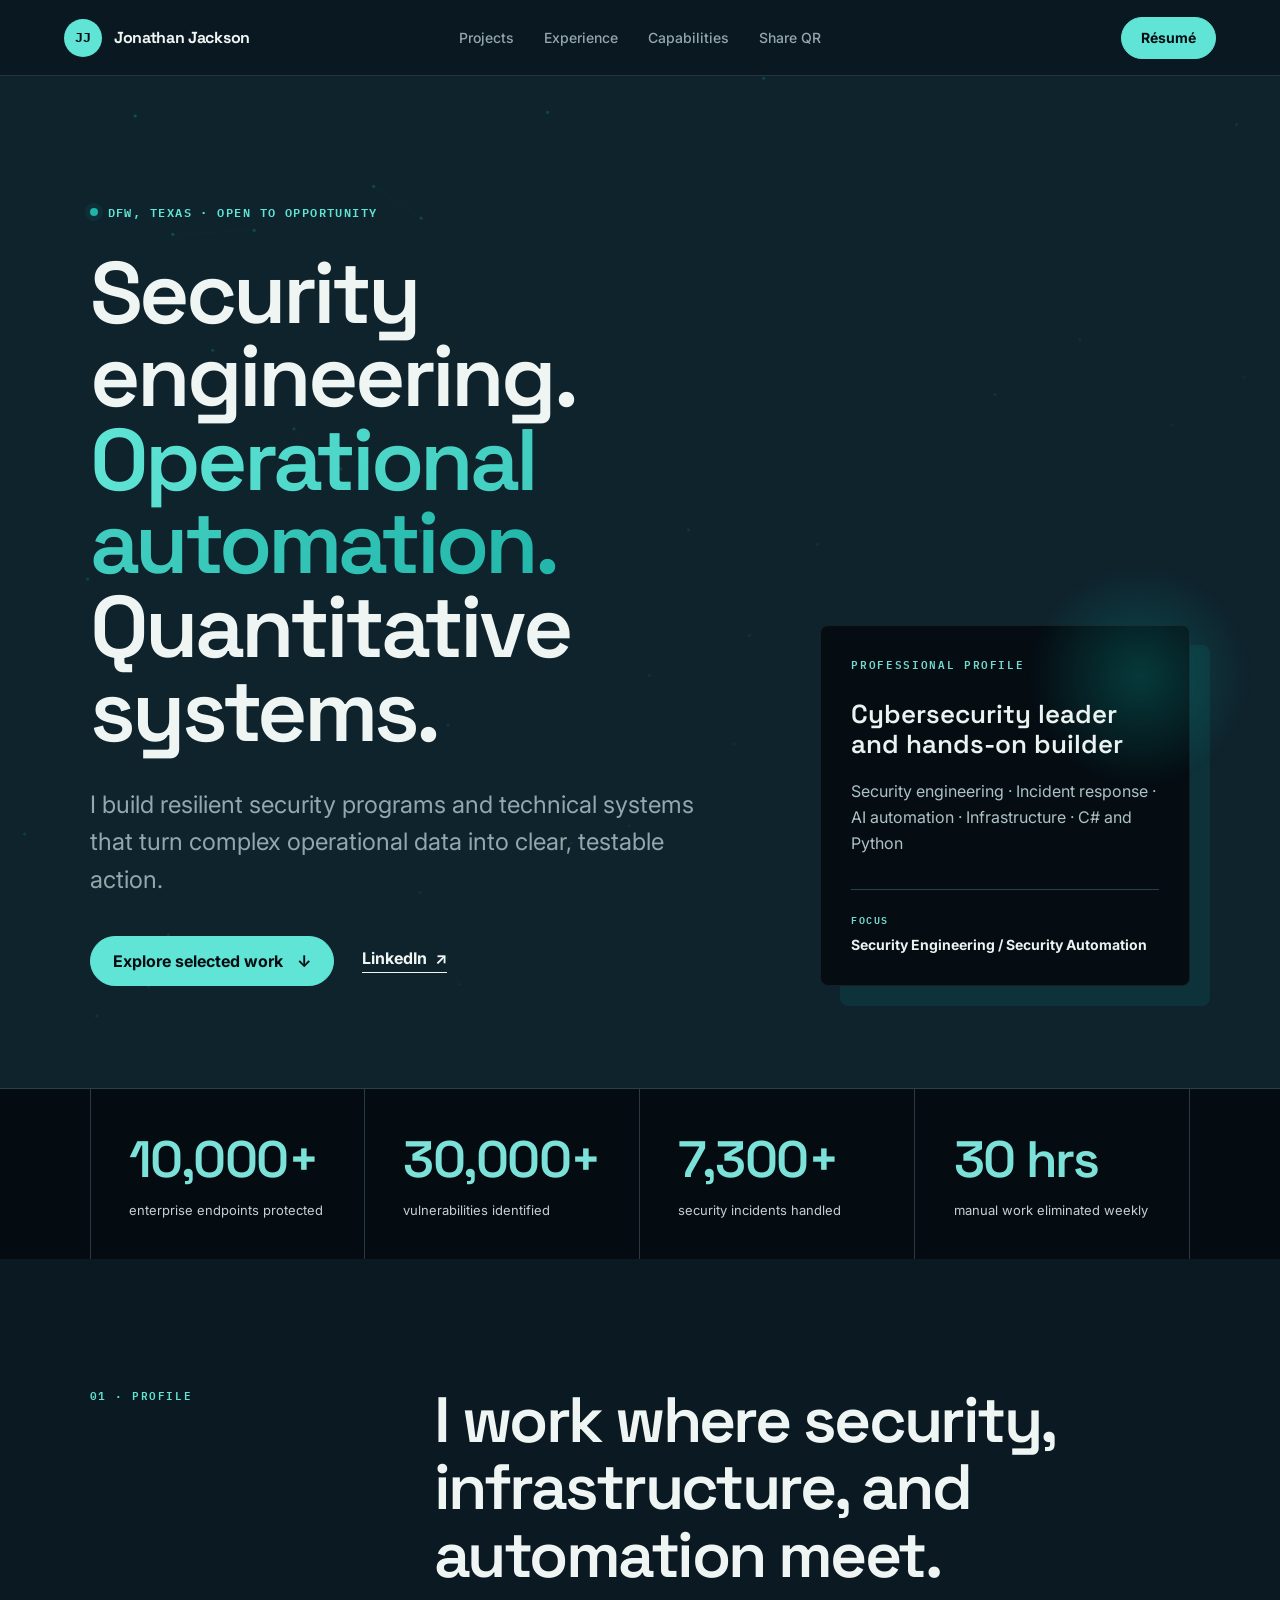
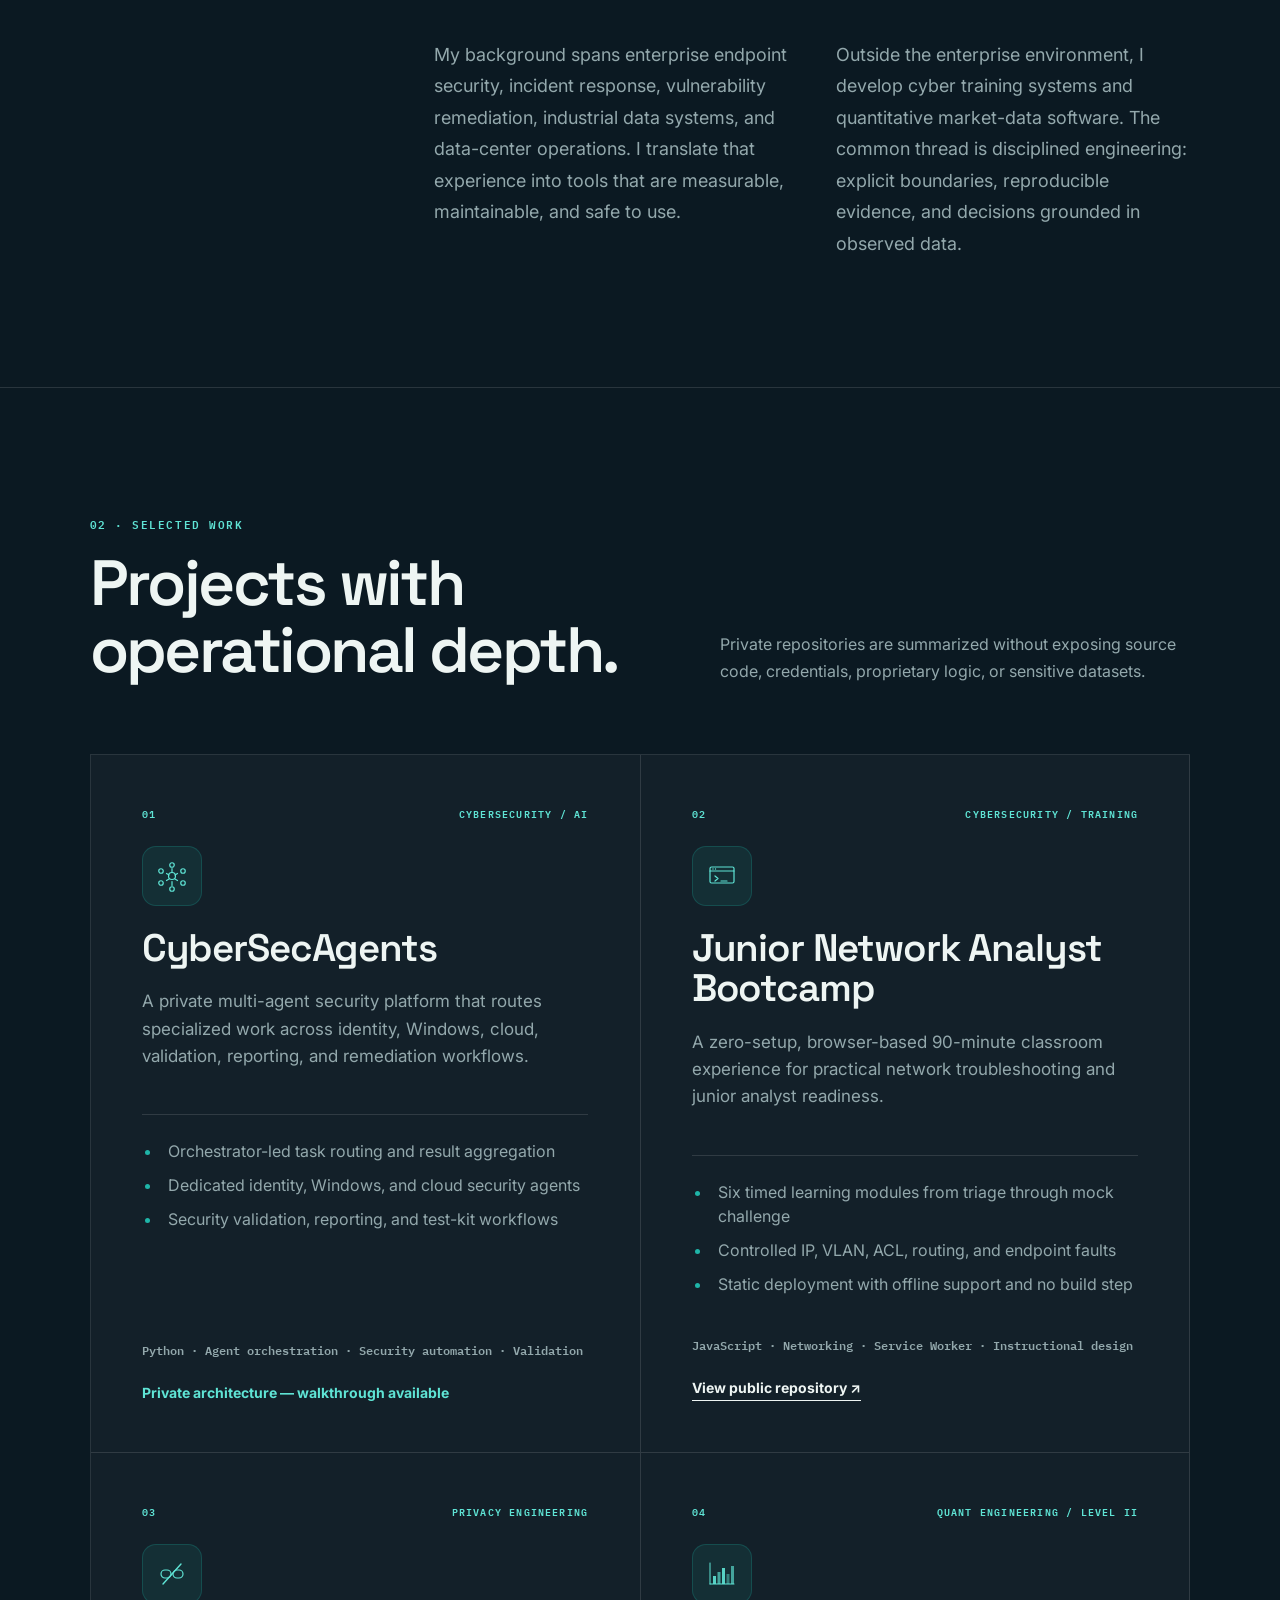
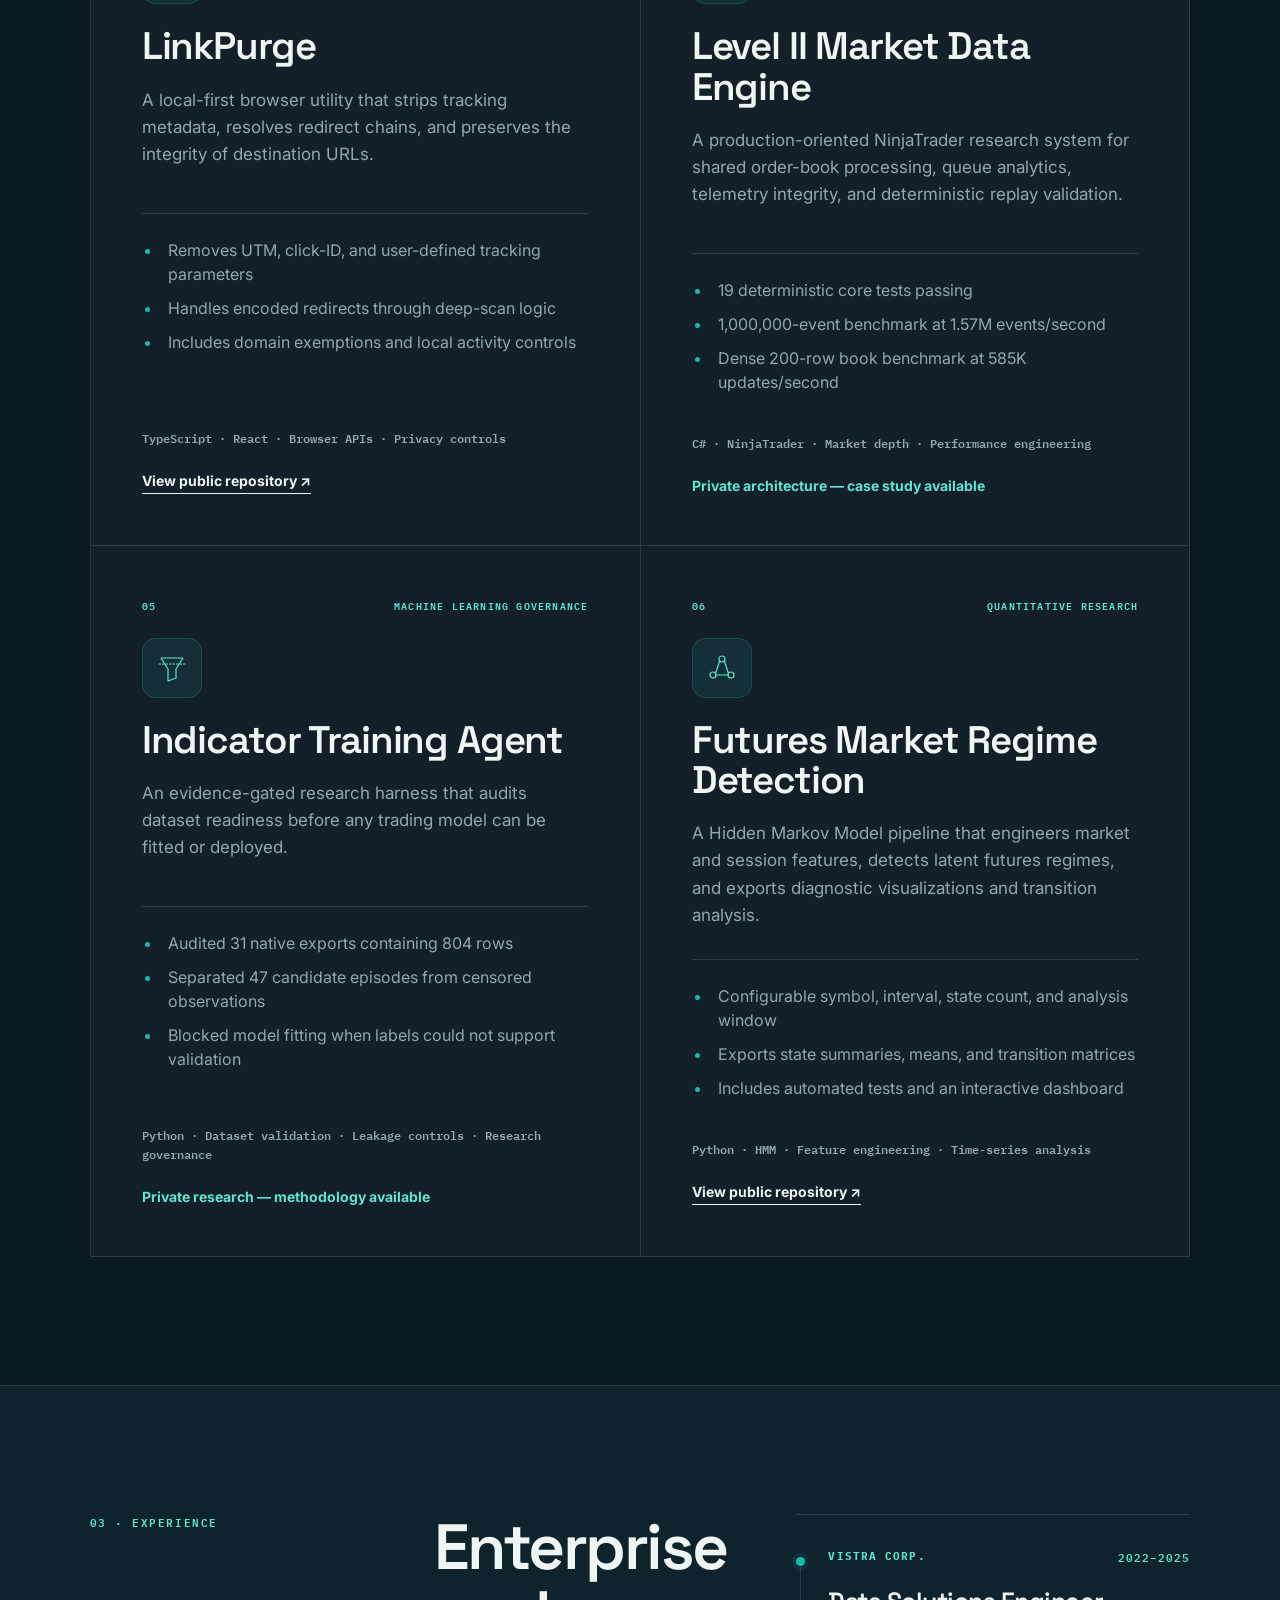
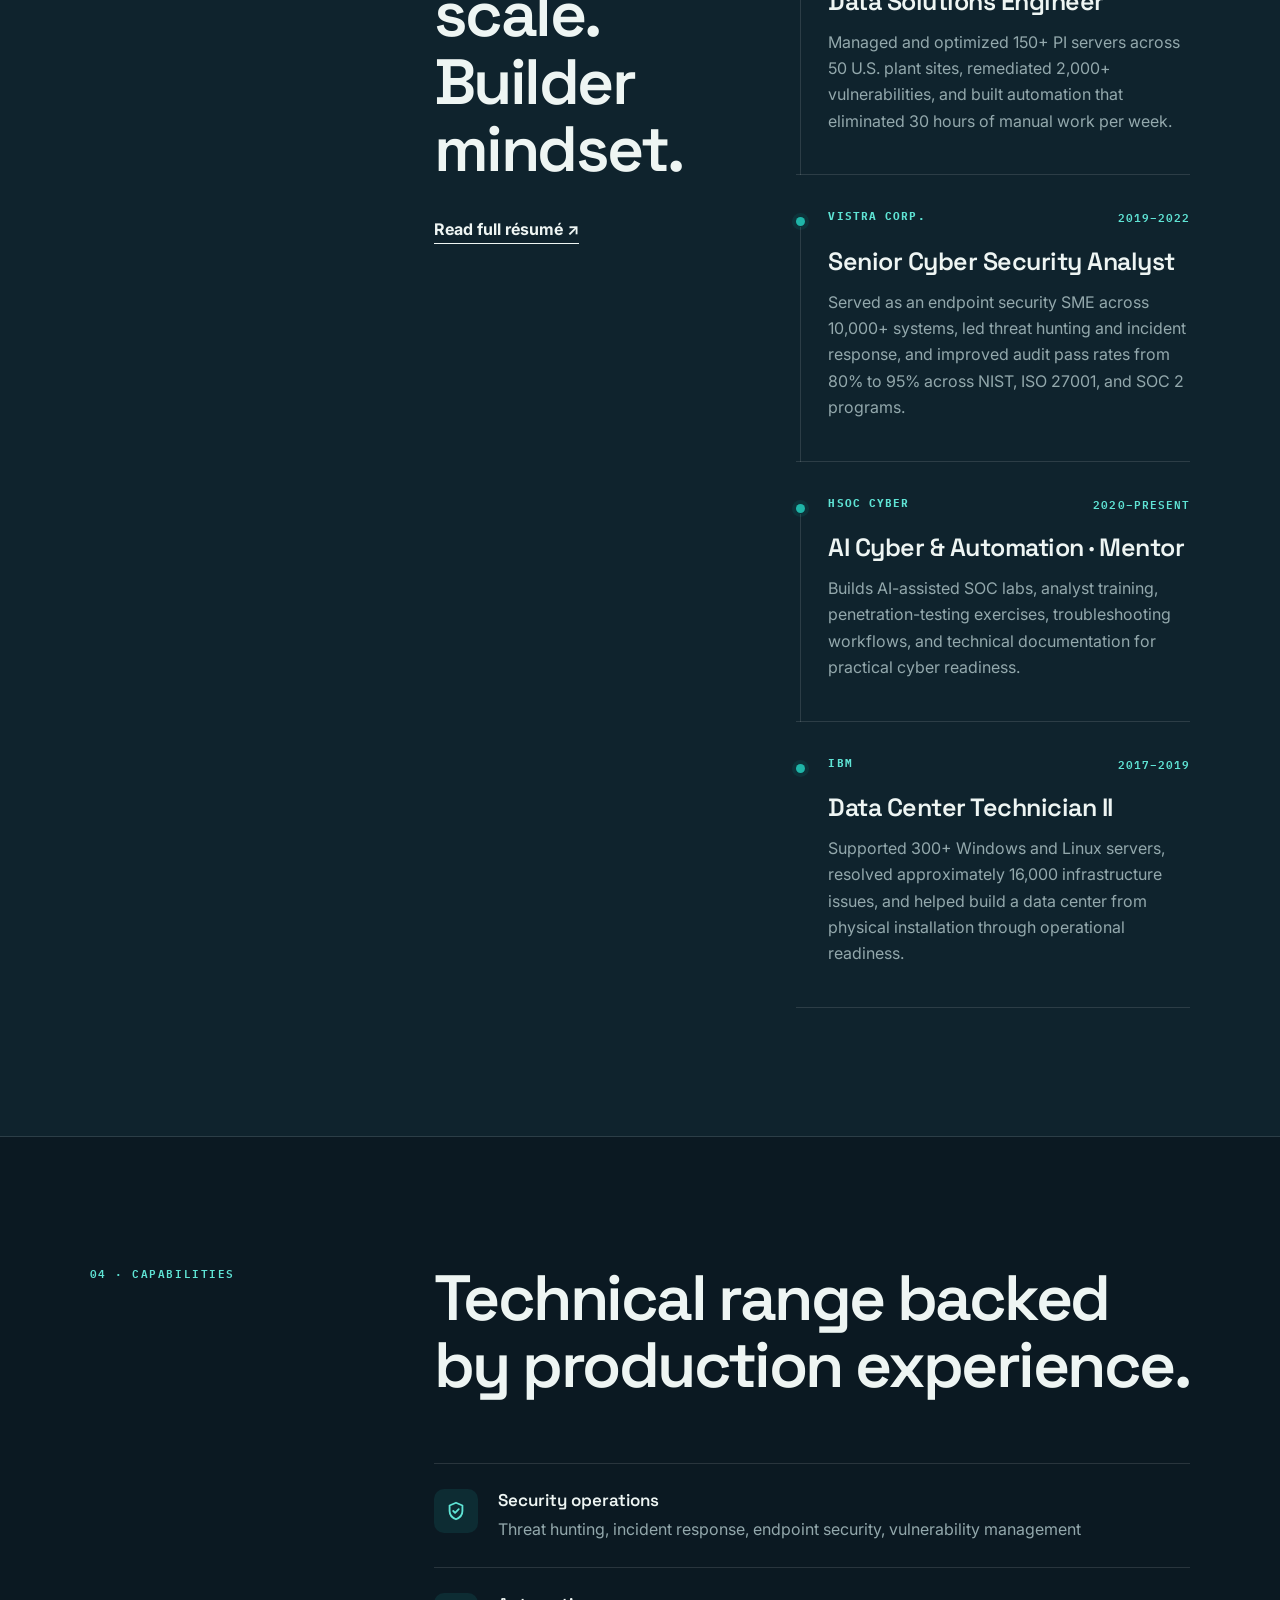
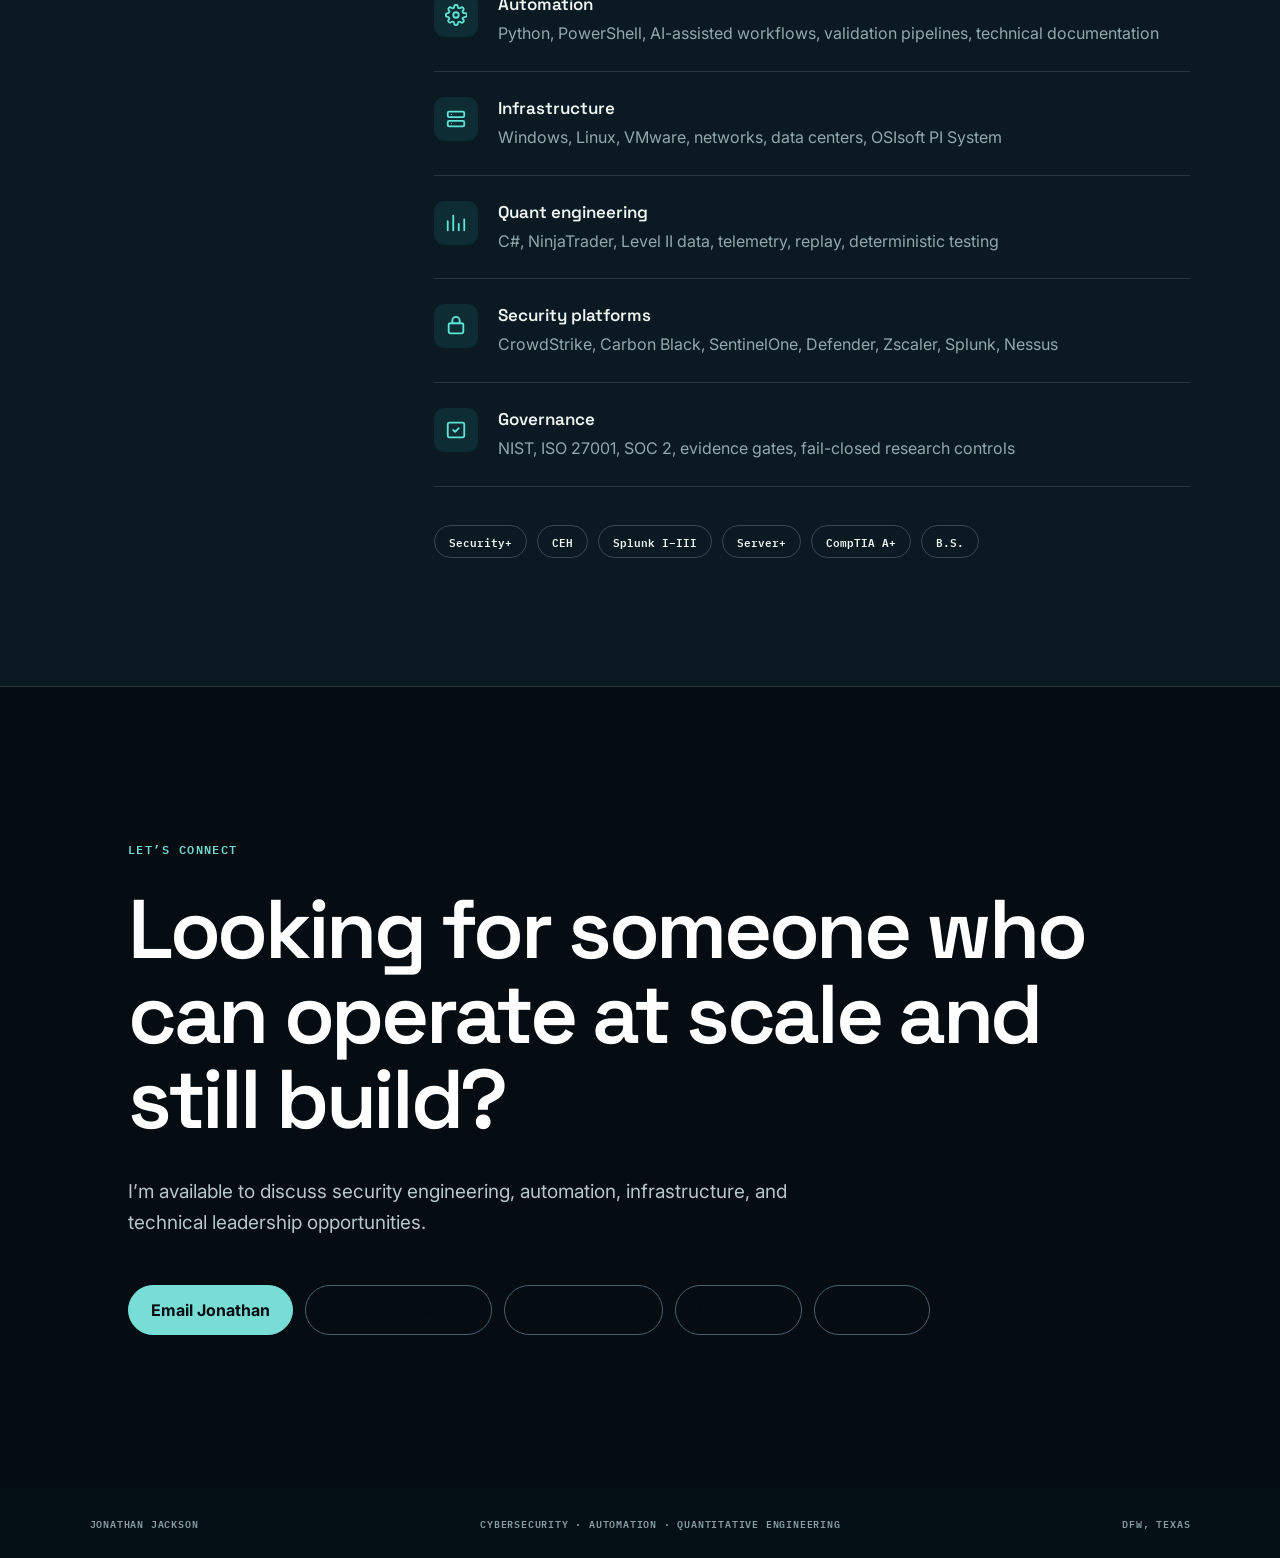
<file: index.html>
<!doctype html>
<html lang="en">
<head>
  <meta charset="utf-8">
  <meta name="viewport" content="width=device-width, initial-scale=1">
  <meta name="description" content="Jonathan Jackson - cybersecurity engineer, automation builder, and quantitative systems developer in DFW, Texas.">
  <meta name="theme-color" content="#07151d">
  <meta name="color-scheme" content="dark">
  <meta property="og:title" content="Jonathan Jackson | Cybersecurity & Quantitative Engineering">
  <meta property="og:description" content="Security engineering, operational automation, and quantitative systems.">
  <title>Jonathan Jackson | Cybersecurity & Quantitative Engineering</title>
  <link rel="preconnect" href="https://fonts.googleapis.com">
  <link rel="preconnect" href="https://fonts.gstatic.com" crossorigin>
  <link rel="stylesheet" href="styles.css">
  <noscript><style>.reveal{opacity:1!important;transform:none!important}.menu-toggle{display:none!important}</style></noscript>
</head>
<body>
  <nav class="site-nav" aria-label="Primary navigation">
    <a class="brand" href="#top" aria-label="Jonathan Jackson home"><span class="brand-mark">JJ</span><span>Jonathan Jackson</span></a>
    <div class="nav-links"><a href="#projects">Projects</a><a href="#experience">Experience</a><a href="#capabilities">Capabilities</a><a href="qr.html">Share QR</a></div>
    <div class="nav-actions">
      <a class="button button-small" href="Jonathan-Jackson-Resume.pdf" target="_blank" rel="noreferrer">Résumé</a>
      <button class="menu-toggle" type="button" aria-label="Open menu" aria-expanded="false" aria-controls="mobile-menu"><span></span><span></span><span></span></button>
    </div>
  </nav>
  <div class="mobile-menu" id="mobile-menu">
    <a href="#projects">Projects</a>
    <a href="#experience">Experience</a>
    <a href="#capabilities">Capabilities</a>
    <a href="qr.html">Share QR</a>
    <a class="button button-light" href="Jonathan-Jackson-Resume.pdf" target="_blank" rel="noreferrer">Résumé</a>
  </div>

  <main>
    <section class="hero" id="top">
      <canvas class="hero-canvas" aria-hidden="true"></canvas>
      <div class="hero-content reveal">
        <p class="eyebrow"><span class="status-dot"></span> DFW, Texas · Open to opportunity</p>
        <h1>Security engineering.<br><span>Operational automation.</span><br>Quantitative systems.</h1>
        <p class="hero-copy">I build resilient security programs and technical systems that turn complex operational data into clear, testable action.</p>
        <div class="hero-actions">
          <a class="button" href="#projects">Explore selected work <span aria-hidden="true">↓</span></a>
          <a class="text-link" href="https://www.linkedin.com/in/JonathanJackson33/" target="_blank" rel="noreferrer">LinkedIn <span aria-hidden="true">↗</span></a>
        </div>
      </div>
      <aside class="hero-card reveal" aria-label="Professional profile">
        <p class="card-kicker">Professional profile</p>
        <p class="hero-card-title">Cybersecurity leader and hands-on builder</p>
        <p>Security engineering · Incident response · AI automation · Infrastructure · C# and Python</p>
        <div class="availability"><span>Focus</span><strong>Security Engineering / Security Automation</strong></div>
      </aside>
    </section>

    <section class="impact" aria-label="Career impact">
      <div class="impact-item reveal"><strong data-count-to="10000" data-suffix="+">10,000+</strong><span>enterprise endpoints protected</span></div>
      <div class="impact-item reveal"><strong data-count-to="30000" data-suffix="+">30,000+</strong><span>vulnerabilities identified</span></div>
      <div class="impact-item reveal"><strong data-count-to="7300" data-suffix="+">7,300+</strong><span>security incidents handled</span></div>
      <div class="impact-item reveal"><strong data-count-to="30" data-suffix=" hrs">30 hrs</strong><span>manual work eliminated weekly</span></div>
    </section>

    <section class="section intro-section reveal" id="about">
      <div class="section-label">01 · Profile</div>
      <div class="intro-copy">
        <h2>I work where security, infrastructure, and automation meet.</h2>
        <div class="two-column-copy">
          <p>My background spans enterprise endpoint security, incident response, vulnerability remediation, industrial data systems, and data-center operations. I translate that experience into tools that are measurable, maintainable, and safe to use.</p>
          <p>Outside the enterprise environment, I develop cyber training systems and quantitative market-data software. The common thread is disciplined engineering: explicit boundaries, reproducible evidence, and decisions grounded in observed data.</p>
        </div>
      </div>
    </section>

    <section class="projects-section" id="projects">
      <div class="section-heading reveal">
        <div><div class="section-label">02 · Selected work</div><h2>Projects with operational depth.</h2></div>
        <p>Private repositories are summarized without exposing source code, credentials, proprietary logic, or sensitive datasets.</p>
      </div>
      <div class="project-grid">
        <article class="project-card reveal">
          <div class="project-topline"><span>01</span><span>Cybersecurity / AI</span></div>
          <div class="project-visual" aria-hidden="true"><svg viewBox="0 0 64 64" fill="none" stroke="currentColor" stroke-width="2.4" stroke-linecap="round"><circle cx="32" cy="32" r="7"/><circle cx="32" cy="10" r="4.5"/><circle cx="54" cy="22" r="4.5"/><circle cx="54" cy="46" r="4.5"/><circle cx="32" cy="58" r="4.5"/><circle cx="10" cy="46" r="4.5"/><circle cx="10" cy="22" r="4.5"/><path d="M32 17v8M43 27l-5 3M43 41l-5-3M32 51v-8M21 41l5-3M21 27l5 3"/></svg></div>
          <h3>CyberSecAgents</h3>
          <p class="project-summary">A private multi-agent security platform that routes specialized work across identity, Windows, cloud, validation, reporting, and remediation workflows.</p>
          <ul><li>Orchestrator-led task routing and result aggregation</li><li>Dedicated identity, Windows, and cloud security agents</li><li>Security validation, reporting, and test-kit workflows</li></ul>
          <p class="stack">Python · Agent orchestration · Security automation · Validation</p>
          <span class="project-private">Private architecture — walkthrough available</span>
        </article>
        <article class="project-card reveal">
          <div class="project-topline"><span>02</span><span>Cybersecurity / Training</span></div>
          <div class="project-visual" aria-hidden="true"><svg viewBox="0 0 64 64" fill="none" stroke="currentColor" stroke-width="2.4" stroke-linecap="round" stroke-linejoin="round"><rect x="8" y="14" width="48" height="32" rx="3"/><path d="M8 22h48"/><circle cx="14" cy="18" r="1.4" fill="currentColor" stroke="none"/><circle cx="19" cy="18" r="1.4" fill="currentColor" stroke="none"/><path d="M18 32l6 5-6 5M30 42h12"/></svg></div>
          <h3>Junior Network Analyst Bootcamp</h3>
          <p class="project-summary">A zero-setup, browser-based 90-minute classroom experience for practical network troubleshooting and junior analyst readiness.</p>
          <ul><li>Six timed learning modules from triage through mock challenge</li><li>Controlled IP, VLAN, ACL, routing, and endpoint faults</li><li>Static deployment with offline support and no build step</li></ul>
          <p class="stack">JavaScript · Networking · Service Worker · Instructional design</p>
          <a class="project-link" href="https://github.com/jjack33/junior-network-analyst-bootcamp" target="_blank" rel="noreferrer">View public repository ↗</a>
        </article>
        <article class="project-card reveal">
          <div class="project-topline"><span>03</span><span>Privacy Engineering</span></div>
          <div class="project-visual" aria-hidden="true"><svg viewBox="0 0 64 64" fill="none" stroke="currentColor" stroke-width="2.4" stroke-linecap="round"><rect x="10" y="24" width="20" height="16" rx="8"/><rect x="34" y="24" width="20" height="16" rx="8"/><path d="M14 52L50 12" stroke-width="2.8"/></svg></div>
          <h3>LinkPurge</h3>
          <p class="project-summary">A local-first browser utility that strips tracking metadata, resolves redirect chains, and preserves the integrity of destination URLs.</p>
          <ul><li>Removes UTM, click-ID, and user-defined tracking parameters</li><li>Handles encoded redirects through deep-scan logic</li><li>Includes domain exemptions and local activity controls</li></ul>
          <p class="stack">TypeScript · React · Browser APIs · Privacy controls</p>
          <a class="project-link" href="https://github.com/jjack33/linkpurge-extension" target="_blank" rel="noreferrer">View public repository ↗</a>
        </article>
        <article class="project-card reveal">
          <div class="project-topline"><span>04</span><span>Quant Engineering / Level II</span></div>
          <div class="project-visual" aria-hidden="true"><svg viewBox="0 0 64 64" fill="none" stroke="currentColor" stroke-width="2.4" stroke-linecap="round"><path d="M8 52V10M8 52h48" stroke-width="2"/><rect x="14" y="36" width="6" height="16" fill="currentColor" stroke="none" opacity=".9"/><rect x="23" y="28" width="6" height="24" fill="currentColor" stroke="none" opacity=".65"/><rect x="32" y="20" width="6" height="32" fill="currentColor" stroke="none" opacity=".9"/><rect x="41" y="32" width="6" height="20" fill="currentColor" stroke="none" opacity=".45"/><rect x="50" y="16" width="6" height="36" fill="currentColor" stroke="none" opacity=".65"/></svg></div>
          <h3>Level II Market Data Engine</h3>
          <p class="project-summary">A production-oriented NinjaTrader research system for shared order-book processing, queue analytics, telemetry integrity, and deterministic replay validation.</p>
          <ul><li>19 deterministic core tests passing</li><li>1,000,000-event benchmark at 1.57M events/second</li><li>Dense 200-row book benchmark at 585K updates/second</li></ul>
          <p class="stack">C# · NinjaTrader · Market depth · Performance engineering</p>
          <span class="project-private">Private architecture — case study available</span>
        </article>
        <article class="project-card reveal">
          <div class="project-topline"><span>05</span><span>Machine Learning Governance</span></div>
          <div class="project-visual" aria-hidden="true"><svg viewBox="0 0 64 64" fill="none" stroke="currentColor" stroke-width="2.4" stroke-linecap="round" stroke-linejoin="round"><path d="M10 12h44l-14 22v18l-16 6V34z"/><path d="M6 24h52" stroke-dasharray="3 4"/></svg></div>
          <h3>Indicator Training Agent</h3>
          <p class="project-summary">An evidence-gated research harness that audits dataset readiness before any trading model can be fitted or deployed.</p>
          <ul><li>Audited 31 native exports containing 804 rows</li><li>Separated 47 candidate episodes from censored observations</li><li>Blocked model fitting when labels could not support validation</li></ul>
          <p class="stack">Python · Dataset validation · Leakage controls · Research governance</p>
          <span class="project-private">Private research — methodology available</span>
        </article>
        <article class="project-card reveal">
          <div class="project-topline"><span>06</span><span>Quantitative Research</span></div>
          <div class="project-visual" aria-hidden="true"><svg viewBox="0 0 64 64" fill="none" stroke="currentColor" stroke-width="2.4" stroke-linecap="round"><circle cx="14" cy="46" r="6"/><circle cx="50" cy="46" r="6"/><circle cx="32" cy="14" r="6"/><path d="M19 43l8-24M45 43l-8-24M20 46h24"/></svg></div>
          <h3>Futures Market Regime Detection</h3>
          <p class="project-summary">A Hidden Markov Model pipeline that engineers market and session features, detects latent futures regimes, and exports diagnostic visualizations and transition analysis.</p>
          <ul><li>Configurable symbol, interval, state count, and analysis window</li><li>Exports state summaries, means, and transition matrices</li><li>Includes automated tests and an interactive dashboard</li></ul>
          <p class="stack">Python · HMM · Feature engineering · Time-series analysis</p>
          <a class="project-link" href="https://github.com/jjack33/Futures-Market-Regime-Detection" target="_blank" rel="noreferrer">View public repository ↗</a>
        </article>
      </div>
    </section>

    <section class="section experience-section reveal" id="experience">
      <div class="section-label">03 · Experience</div>
      <div class="experience-content">
        <div class="experience-heading"><h2>Enterprise scale.<br>Builder mindset.</h2><a class="text-link" href="Jonathan-Jackson-Resume.pdf" target="_blank" rel="noreferrer">Read full résumé ↗</a></div>
        <div class="timeline">
          <article class="role"><div class="role-meta"><strong>Vistra Corp.</strong><span>2022–2025</span></div><h3>Data Solutions Engineer</h3><p>Managed and optimized 150+ PI servers across 50 U.S. plant sites, remediated 2,000+ vulnerabilities, and built automation that eliminated 30 hours of manual work per week.</p></article>
          <article class="role"><div class="role-meta"><strong>Vistra Corp.</strong><span>2019–2022</span></div><h3>Senior Cyber Security Analyst</h3><p>Served as an endpoint security SME across 10,000+ systems, led threat hunting and incident response, and improved audit pass rates from 80% to 95% across NIST, ISO 27001, and SOC 2 programs.</p></article>
          <article class="role"><div class="role-meta"><strong>HSOC Cyber</strong><span>2020–Present</span></div><h3>AI Cyber & Automation · Mentor</h3><p>Builds AI-assisted SOC labs, analyst training, penetration-testing exercises, troubleshooting workflows, and technical documentation for practical cyber readiness.</p></article>
          <article class="role"><div class="role-meta"><strong>IBM</strong><span>2017–2019</span></div><h3>Data Center Technician II</h3><p>Supported 300+ Windows and Linux servers, resolved approximately 16,000 infrastructure issues, and helped build a data center from physical installation through operational readiness.</p></article>
        </div>
      </div>
    </section>

    <section class="section capabilities-section reveal" id="capabilities">
      <div class="section-label">04 · Capabilities</div>
      <div class="capabilities-content">
        <h2>Technical range backed by production experience.</h2>
        <div class="capability-list">
          <div class="capability"><span class="capability-icon" aria-hidden="true"><svg viewBox="0 0 24 24" fill="none" stroke="currentColor" stroke-width="2" stroke-linecap="round" stroke-linejoin="round"><path d="M12 3l7 3v6c0 4.5-3 7.5-7 9-4-1.5-7-4.5-7-9V6z"/><path d="M9 12l2 2 4-4"/></svg></span><div><h3>Security operations</h3><p>Threat hunting, incident response, endpoint security, vulnerability management</p></div></div>
          <div class="capability"><span class="capability-icon" aria-hidden="true"><svg viewBox="0 0 24 24" fill="none" stroke="currentColor" stroke-width="2" stroke-linecap="round" stroke-linejoin="round"><circle cx="12" cy="12" r="3"/><path d="M19.4 15a1.7 1.7 0 00.34 1.87l.06.06a2 2 0 11-2.83 2.83l-.06-.06a1.7 1.7 0 00-1.87-.34 1.7 1.7 0 00-1.04 1.56V21a2 2 0 11-4 0v-.09A1.7 1.7 0 008.9 19.35a1.7 1.7 0 00-1.87.34l-.06.06a2 2 0 11-2.83-2.83l.06-.06A1.7 1.7 0 004.54 15a1.7 1.7 0 00-1.56-1.04H2.9a2 2 0 110-4h.09A1.7 1.7 0 004.6 8.9a1.7 1.7 0 00-.34-1.87l-.06-.06a2 2 0 112.83-2.83l.06.06A1.7 1.7 0 009 4.6a1.7 1.7 0 001.04-1.56V2.9a2 2 0 114 0v.09a1.7 1.7 0 001.04 1.56 1.7 1.7 0 001.87-.34l.06-.06a2 2 0 112.83 2.83l-.06.06A1.7 1.7 0 0019.4 9c.14.4.5.7.9 1.04.4 0 .8 0 1.7 0a2 2 0 110 4z"/></svg></span><div><h3>Automation</h3><p>Python, PowerShell, AI-assisted workflows, validation pipelines, technical documentation</p></div></div>
          <div class="capability"><span class="capability-icon" aria-hidden="true"><svg viewBox="0 0 24 24" fill="none" stroke="currentColor" stroke-width="2" stroke-linecap="round" stroke-linejoin="round"><rect x="3" y="4" width="18" height="6" rx="1.5"/><rect x="3" y="14" width="18" height="6" rx="1.5"/><circle cx="7" cy="7" r=".6" fill="currentColor" stroke="none"/><circle cx="7" cy="17" r=".6" fill="currentColor" stroke="none"/></svg></span><div><h3>Infrastructure</h3><p>Windows, Linux, VMware, networks, data centers, OSIsoft PI System</p></div></div>
          <div class="capability"><span class="capability-icon" aria-hidden="true"><svg viewBox="0 0 24 24" fill="none" stroke="currentColor" stroke-width="2" stroke-linecap="round" stroke-linejoin="round"><path d="M3 20V10M9 20V4M15 20v-7M21 20V8"/></svg></span><div><h3>Quant engineering</h3><p>C#, NinjaTrader, Level II data, telemetry, replay, deterministic testing</p></div></div>
          <div class="capability"><span class="capability-icon" aria-hidden="true"><svg viewBox="0 0 24 24" fill="none" stroke="currentColor" stroke-width="2" stroke-linecap="round" stroke-linejoin="round"><rect x="4" y="9" width="16" height="11" rx="2"/><path d="M8 9V6a4 4 0 018 0v3"/></svg></span><div><h3>Security platforms</h3><p>CrowdStrike, Carbon Black, SentinelOne, Defender, Zscaler, Splunk, Nessus</p></div></div>
          <div class="capability"><span class="capability-icon" aria-hidden="true"><svg viewBox="0 0 24 24" fill="none" stroke="currentColor" stroke-width="2" stroke-linecap="round" stroke-linejoin="round"><path d="M9 12l2 2 4-4"/><rect x="3" y="4" width="18" height="16" rx="2"/></svg></span><div><h3>Governance</h3><p>NIST, ISO 27001, SOC 2, evidence gates, fail-closed research controls</p></div></div>
        </div>
        <div class="credentials"><span>Security+</span><span>CEH</span><span>Splunk I–III</span><span>Server+</span><span>CompTIA A+</span><span>B.S.</span></div>
      </div>
    </section>

    <section class="contact reveal" id="contact">
      <p class="eyebrow">Let’s connect</p>
      <h2>Looking for someone who can operate at scale and still build?</h2>
      <p>I’m available to discuss security engineering, automation, infrastructure, and technical leadership opportunities.</p>
      <div class="contact-actions">
        <a class="button button-light" href="mailto:docjackson33@protonmail.com">Email Jonathan</a>
        <a class="button button-outline" href="Jonathan-Jackson-Resume.pdf" download>Download résumé</a>
        <a class="button button-outline" href="qr.html">Show QR code</a>
        <a class="button button-outline" href="https://www.linkedin.com/in/JonathanJackson33/" target="_blank" rel="noreferrer">LinkedIn ↗</a>
        <a class="button button-outline" href="https://github.com/jjack33" target="_blank" rel="noreferrer">GitHub ↗</a>
      </div>
    </section>
  </main>
  <footer><span>Jonathan Jackson</span><span>Cybersecurity · Automation · Quantitative Engineering</span><span>DFW, Texas</span></footer>
  <script>
  (function(){
    var reduceMotion = window.matchMedia('(prefers-reduced-motion: reduce)').matches;

    var toggle = document.querySelector('.menu-toggle');
    var menu = document.getElementById('mobile-menu');
    if(toggle && menu){
      var closeMenu = function(){
        menu.classList.remove('is-open');
        toggle.classList.remove('is-active');
        toggle.setAttribute('aria-expanded','false');
        document.body.classList.remove('menu-open');
      };
      toggle.addEventListener('click', function(){
        var open = menu.classList.toggle('is-open');
        toggle.classList.toggle('is-active', open);
        toggle.setAttribute('aria-expanded', open ? 'true' : 'false');
        document.body.classList.toggle('menu-open', open);
      });
      menu.querySelectorAll('a').forEach(function(a){ a.addEventListener('click', closeMenu); });
    }

    document.querySelectorAll('.project-card').forEach(function(card){
      card.addEventListener('mousemove', function(e){
        var r = card.getBoundingClientRect();
        card.style.setProperty('--mx', ((e.clientX - r.left) / r.width * 100) + '%');
        card.style.setProperty('--my', ((e.clientY - r.top) / r.height * 100) + '%');
      });
    });

    function animateCount(el){
      var target = parseInt(el.getAttribute('data-count-to'), 10);
      if(isNaN(target)) return;
      var suffix = el.getAttribute('data-suffix') || '';
      if(reduceMotion){
        el.textContent = target.toLocaleString('en-US') + suffix;
        return;
      }
      var start = null, duration = 1400;
      function tick(ts){
        if(start === null) start = ts;
        var p = Math.min((ts - start) / duration, 1);
        var eased = 1 - Math.pow(1 - p, 3);
        el.textContent = Math.round(target * eased).toLocaleString('en-US') + suffix;
        if(p < 1) requestAnimationFrame(tick);
      }
      requestAnimationFrame(tick);
    }

    var revealEls = document.querySelectorAll('.reveal');
    var activate = function(el){
      el.classList.add('is-visible');
      var counter = el.querySelector('[data-count-to]');
      if(counter && !counter.dataset.counted){
        counter.dataset.counted = '1';
        animateCount(counter);
      }
    };
    var showAll = function(){ revealEls.forEach(activate); };
    if('IntersectionObserver' in window){
      var io = new IntersectionObserver(function(entries){
        entries.forEach(function(entry){
          if(entry.isIntersecting){
            activate(entry.target);
            io.unobserve(entry.target);
          }
        });
      }, {threshold:.12, rootMargin:'0px 0px -60px 0px'});
      revealEls.forEach(function(el){ io.observe(el); });
      window.setTimeout(showAll, 2500);
    } else {
      showAll();
    }

    var canvas = document.querySelector('.hero-canvas');
    if(canvas && canvas.getContext){
      var hero = document.querySelector('.hero');
      var ctx = canvas.getContext('2d');
      var dpr = Math.min(window.devicePixelRatio || 1, 2);
      var w, h, nodes = [];
      var NODE_COUNT = 42, LINK_DIST = 130;
      function resize(){
        w = hero.clientWidth; h = hero.clientHeight;
        canvas.width = w * dpr; canvas.height = h * dpr;
        canvas.style.width = w + 'px'; canvas.style.height = h + 'px';
        ctx.setTransform(dpr, 0, 0, dpr, 0, 0);
      }
      function initNodes(){
        nodes = [];
        for(var i = 0; i < NODE_COUNT; i++){
          nodes.push({x: Math.random()*w, y: Math.random()*h, vx: (Math.random()-.5)*.25, vy: (Math.random()-.5)*.25});
        }
      }
      function frame(){
        ctx.clearRect(0, 0, w, h);
        for(var i = 0; i < nodes.length; i++){
          var n = nodes[i];
          n.x += n.vx; n.y += n.vy;
          if(n.x < 0 || n.x > w) n.vx *= -1;
          if(n.y < 0 || n.y > h) n.vy *= -1;
        }
        for(var i = 0; i < nodes.length; i++){
          for(var j = i + 1; j < nodes.length; j++){
            var a = nodes[i], b = nodes[j];
            var dx = a.x - b.x, dy = a.y - b.y;
            var dist = Math.sqrt(dx*dx + dy*dy);
            if(dist < LINK_DIST){
              ctx.strokeStyle = 'rgba(11,143,135,' + (0.16 * (1 - dist / LINK_DIST)) + ')';
              ctx.lineWidth = 1;
              ctx.beginPath(); ctx.moveTo(a.x, a.y); ctx.lineTo(b.x, b.y); ctx.stroke();
            }
          }
        }
        for(var i = 0; i < nodes.length; i++){
          ctx.fillStyle = 'rgba(11,143,135,.55)';
          ctx.beginPath(); ctx.arc(nodes[i].x, nodes[i].y, 1.6, 0, Math.PI*2); ctx.fill();
        }
        if(!reduceMotion) requestAnimationFrame(frame);
      }
      resize(); initNodes(); frame();
      var resizeTimer;
      window.addEventListener('resize', function(){
        clearTimeout(resizeTimer);
        resizeTimer = setTimeout(function(){ resize(); initNodes(); if(reduceMotion) frame(); }, 150);
      });
    }
  })();
  </script>
</body>
<!-- deployment-refresh: 2026-08-25 -->
</html>
</file>
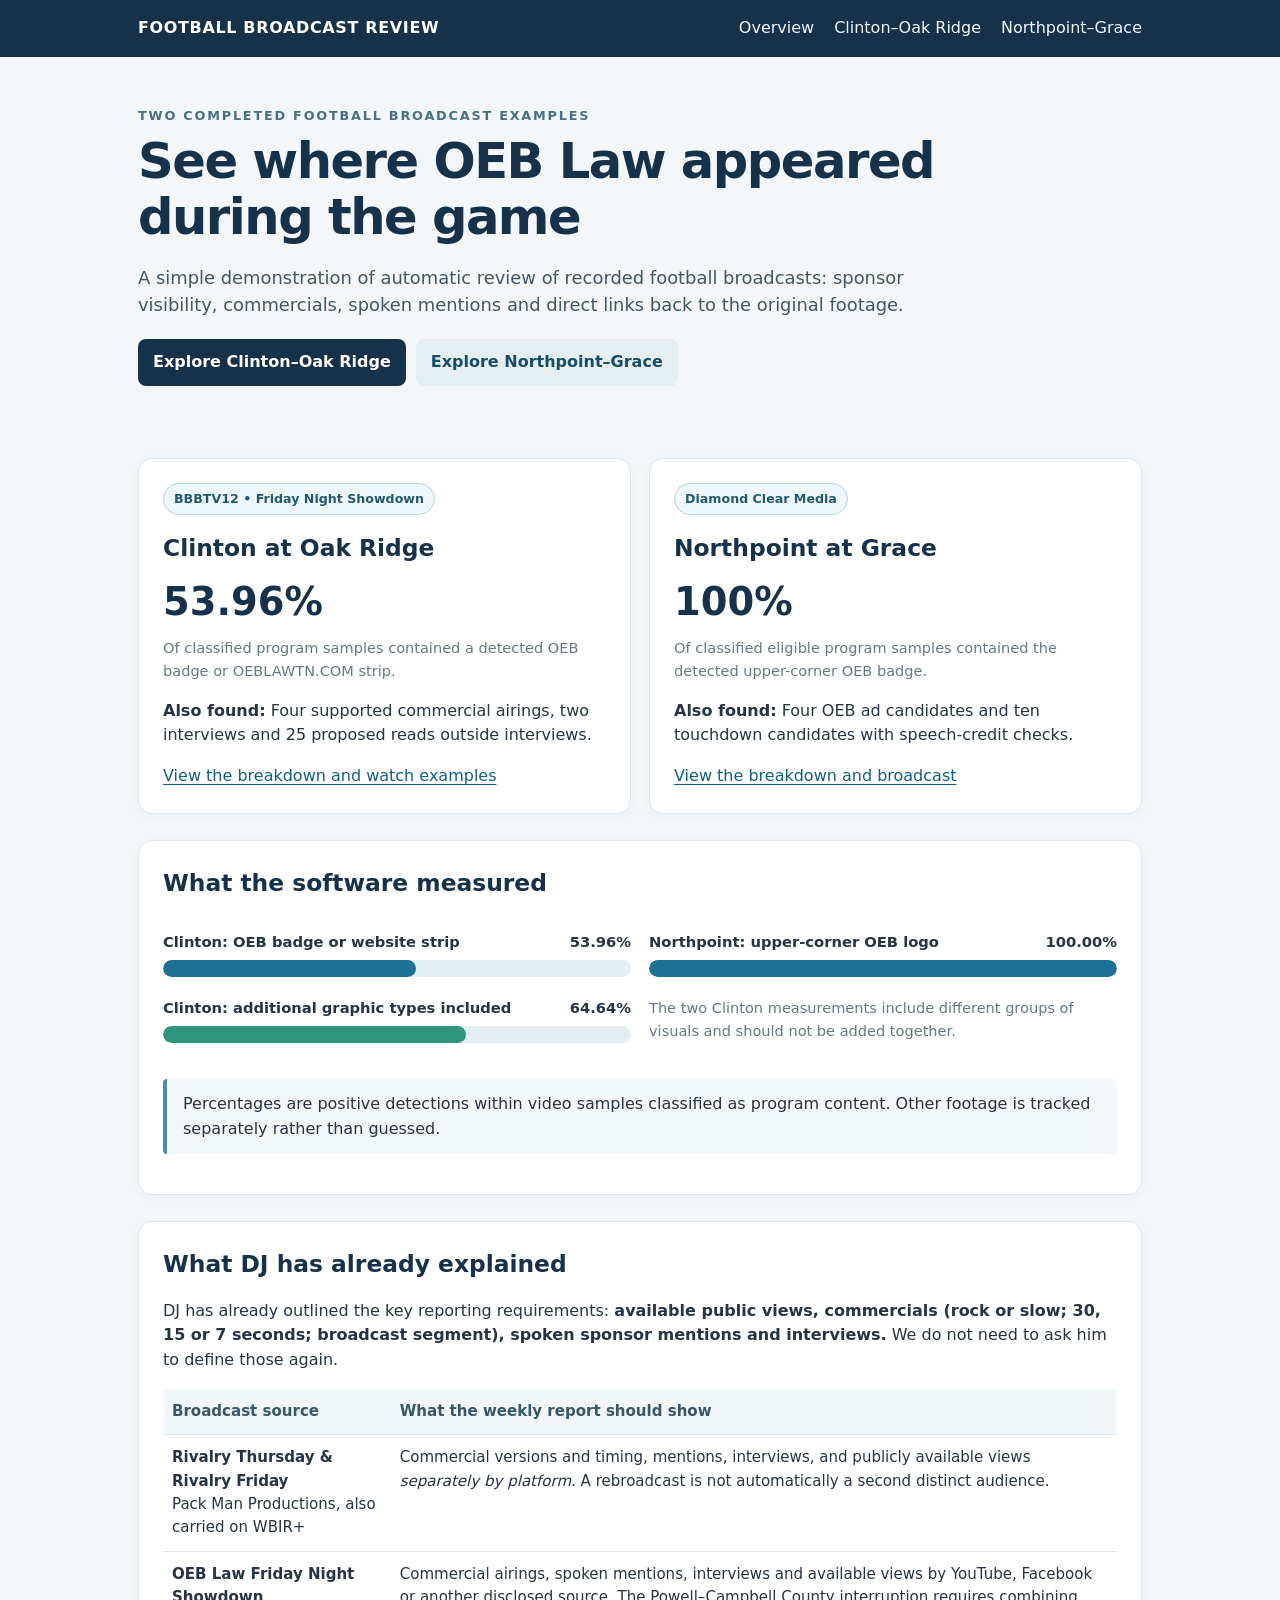
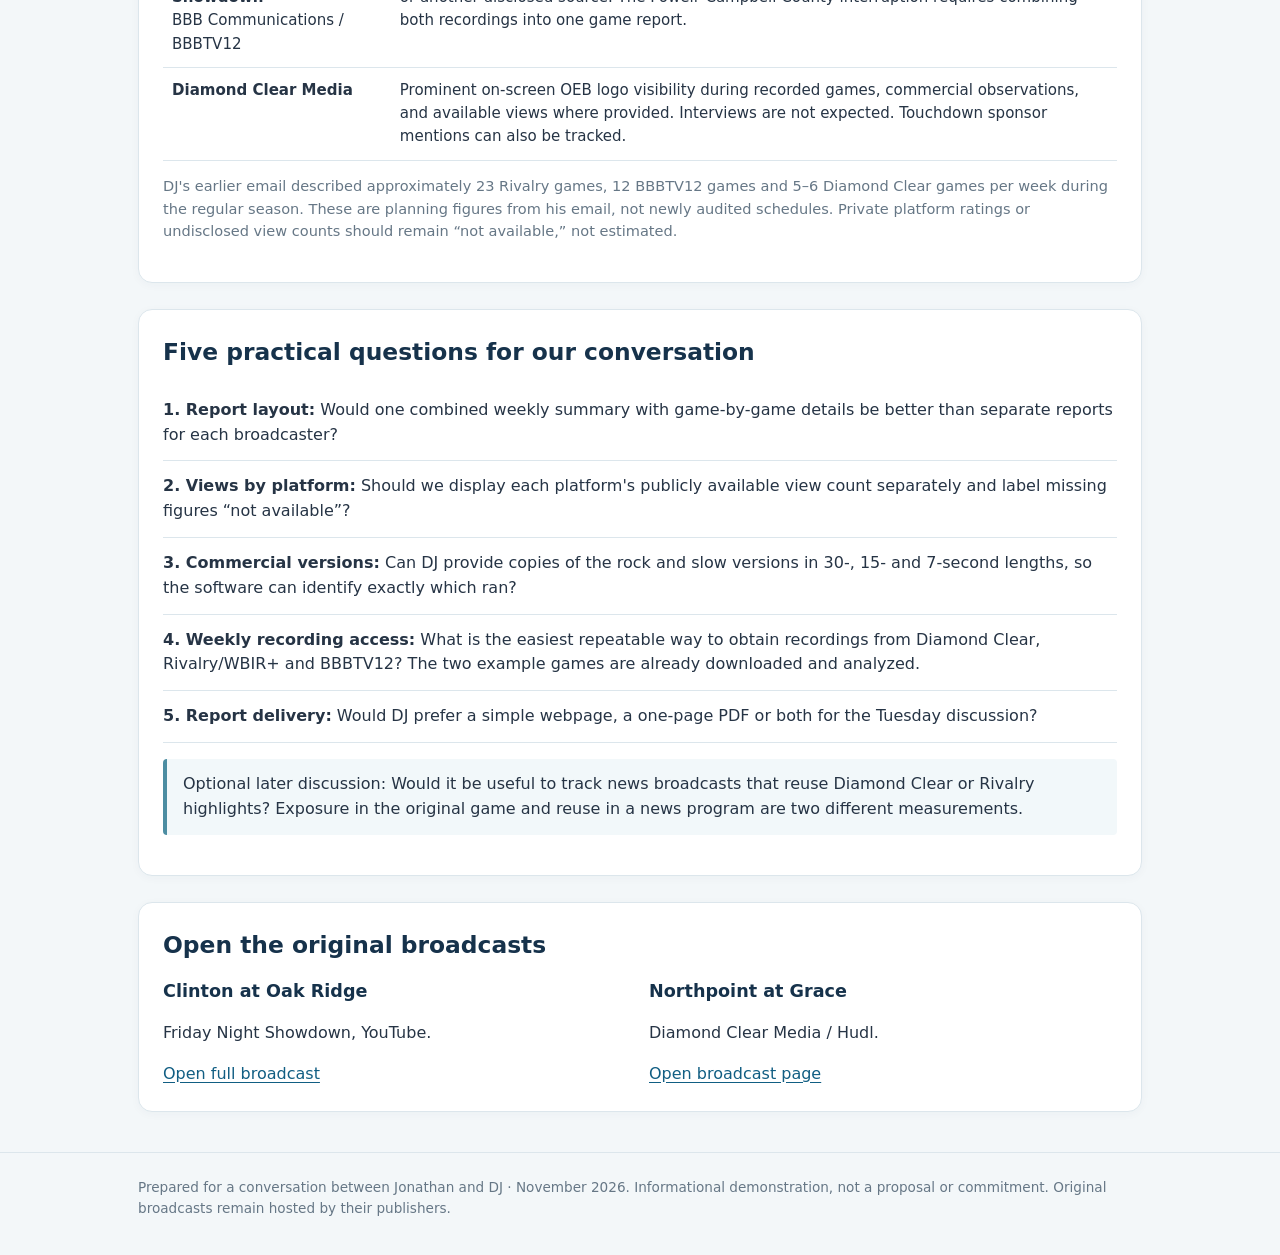
<file: oeb-evidence/index.html>
<!doctype html><html lang="en"><head><meta charset="utf-8"><meta name="viewport" content="width=device-width,initial-scale=1"><meta name="description" content="Plain-language examples of OEB Law sponsor visibility in two football broadcasts."><title>Overview | DJ Broadcast Review</title><link rel="stylesheet" href="styles.css"></head><body><header><div class="wrap head"><div class="brand">FOOTBALL BROADCAST REVIEW</div><nav><a href="index.html">Overview</a><a href="clinton.html">Clinton–Oak Ridge</a><a href="northpoint.html">Northpoint–Grace</a></nav></div></header><main class="wrap"><section class="hero"><div class="eyebrow">Two completed football broadcast examples</div><h1>See where OEB Law appeared<br>during the game</h1><p class="lead">A simple demonstration of automatic review of recorded football broadcasts: sponsor visibility, commercials, spoken mentions and direct links back to the original footage.</p><div class="actions"><a class="action" href="clinton.html">Explore Clinton–Oak Ridge</a><a class="action light" href="northpoint.html">Explore Northpoint–Grace</a></div></section><section class="section grid"><div class="panel"><span class="pill">BBBTV12 • Friday Night Showdown</span><h2 style="margin-top:15px">Clinton at Oak Ridge</h2><div class="kpi">53.96%</div><p class="kpi-sub">Of classified program samples contained a detected OEB badge or OEBLAWTN.COM strip.</p><p><b>Also found:</b> Four supported commercial airings, two interviews and 25 proposed reads outside interviews.</p><a href="clinton.html">View the breakdown and watch examples</a></div><div class="panel"><span class="pill">Diamond Clear Media</span><h2 style="margin-top:15px">Northpoint at Grace</h2><div class="kpi">100%</div><p class="kpi-sub">Of classified eligible program samples contained the detected upper-corner OEB badge.</p><p><b>Also found:</b> Four OEB ad candidates and ten touchdown candidates with speech-credit checks.</p><a href="northpoint.html">View the breakdown and broadcast</a></div></section><section class="section panel"><h2>What the software measured</h2><div class="grid"><div><div class="chart-row"><div class="barlabel"><span>Clinton: OEB badge or website strip</span><span>53.96%</span></div><div class="bar "><span style="width:53.96%"></span></div></div><div class="chart-row"><div class="barlabel"><span>Clinton: additional graphic types included</span><span>64.64%</span></div><div class="bar alt"><span style="width:64.64%"></span></div></div></div><div><div class="chart-row"><div class="barlabel"><span>Northpoint: upper-corner OEB logo</span><span>100.00%</span></div><div class="bar "><span style="width:100.00%"></span></div></div><p class="small">The two Clinton measurements include different groups of visuals and should not be added together.</p></div></div><p class="notice">Percentages are positive detections within video samples classified as program content. Other footage is tracked separately rather than guessed.</p></section><section class="section panel"><h2>What DJ has already explained</h2><p>DJ has already outlined the key reporting requirements: <b>available public views, commercials (rock or slow; 30, 15 or 7 seconds; broadcast segment), spoken sponsor mentions and interviews.</b> We do not need to ask him to define those again.</p><div class="table-wrap"><table><thead><tr><th>Broadcast source</th><th>What the weekly report should show</th></tr></thead><tbody><tr><td><b>Rivalry Thursday &amp; Rivalry Friday</b><br>Pack Man Productions, also carried on WBIR+</td><td>Commercial versions and timing, mentions, interviews, and publicly available views <em>separately by platform</em>. A rebroadcast is not automatically a second distinct audience.</td></tr><tr><td><b>OEB Law Friday Night Showdown</b><br>BBB Communications / BBBTV12</td><td>Commercial airings, spoken mentions, interviews and available views by YouTube, Facebook or another disclosed source. The Powell–Campbell County interruption requires combining both recordings into one game report.</td></tr><tr><td><b>Diamond Clear Media</b></td><td>Prominent on-screen OEB logo visibility during recorded games, commercial observations, and available views where provided. Interviews are not expected. Touchdown sponsor mentions can also be tracked.</td></tr></tbody></table></div><p class="small">DJ's earlier email described approximately 23 Rivalry games, 12 BBBTV12 games and 5–6 Diamond Clear games per week during the regular season. These are planning figures from his email, not newly audited schedules. Private platform ratings or undisclosed view counts should remain “not available,” not estimated.</p></section><section class="section panel"><h2>Five practical questions for our conversation</h2><div class="decision"><b>1. Report layout:</b> Would one combined weekly summary with game-by-game details be better than separate reports for each broadcaster?</div><div class="decision"><b>2. Views by platform:</b> Should we display each platform's publicly available view count separately and label missing figures “not available”?</div><div class="decision"><b>3. Commercial versions:</b> Can DJ provide copies of the rock and slow versions in 30-, 15- and 7-second lengths, so the software can identify exactly which ran?</div><div class="decision"><b>4. Weekly recording access:</b> What is the easiest repeatable way to obtain recordings from Diamond Clear, Rivalry/WBIR+ and BBBTV12? The two example games are already downloaded and analyzed.</div><div class="decision"><b>5. Report delivery:</b> Would DJ prefer a simple webpage, a one-page PDF or both for the Tuesday discussion?</div><p class="notice">Optional later discussion: Would it be useful to track news broadcasts that reuse Diamond Clear or Rivalry highlights? Exposure in the original game and reuse in a news program are two different measurements.</p></section><section class="section panel"><h2>Open the original broadcasts</h2><div class="grid"><div><h3>Clinton at Oak Ridge</h3><p>Friday Night Showdown, YouTube.</p><a href="https://www.youtube.com/watch?v=sbinwmUuK7o" target="_blank" rel="noopener noreferrer">Open full broadcast</a></div><div><h3>Northpoint at Grace</h3><p>Diamond Clear Media / Hudl.</p><a href="https://www.diamondclearmedia.com/?B=4772252" target="_blank" rel="noopener noreferrer">Open broadcast page</a></div></div></section></main><footer><div class="wrap">Prepared for a conversation between Jonathan and DJ · November 2026. Informational demonstration, not a proposal or commitment. Original broadcasts remain hosted by their publishers.</div></footer></body></html>
</file>
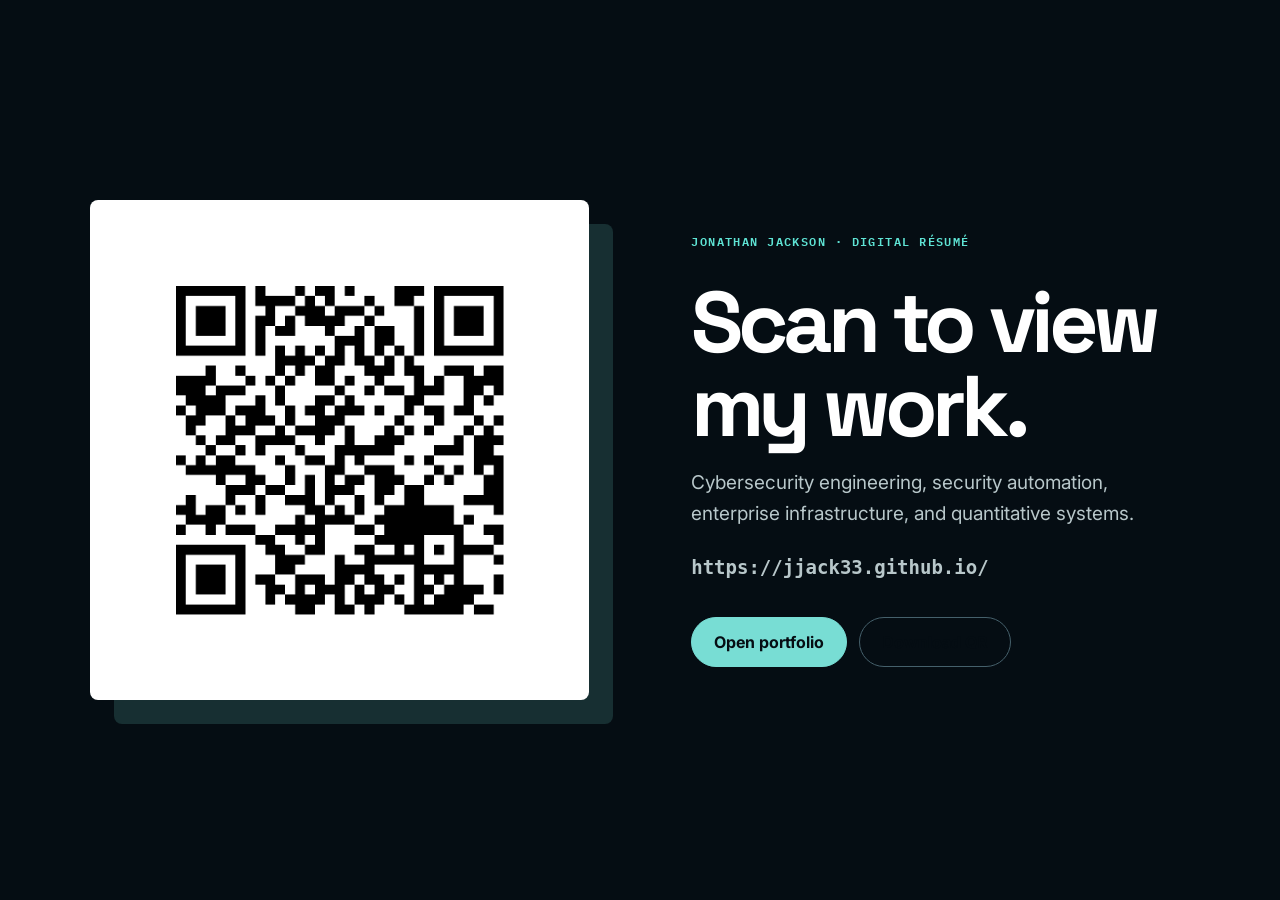
<file: qr.html>
<!doctype html>
<html lang="en">
<head>
  <meta charset="utf-8">
  <meta name="viewport" content="width=device-width, initial-scale=1">
  <meta name="theme-color" content="#07151d">
  <title>Jonathan Jackson | Portfolio QR Code</title>
  <link rel="stylesheet" href="styles.css">
  <link rel="stylesheet" href="qr.css">
</head>
<body class="qr-page">
  <main class="qr-shell">
    <div class="qr-card"><img src="Jonathan-Jackson-Portfolio-QR.png" alt="QR code linking to Jonathan Jackson's portfolio"></div>
    <section class="qr-copy">
      <p class="eyebrow">Jonathan Jackson · Digital résumé</p>
      <h1>Scan to view my work.</h1>
      <p>Cybersecurity engineering, security automation, enterprise infrastructure, and quantitative systems.</p>
      <p class="qr-url">https://jjack33.github.io/</p>
      <div class="contact-actions">
        <a class="button button-light" href="index.html">Open portfolio</a>
        <a class="button button-outline" href="Jonathan-Jackson-Portfolio-QR.png" download>Download QR</a>
      </div>
    </section>
  </main>
</body>
</html>
</file>
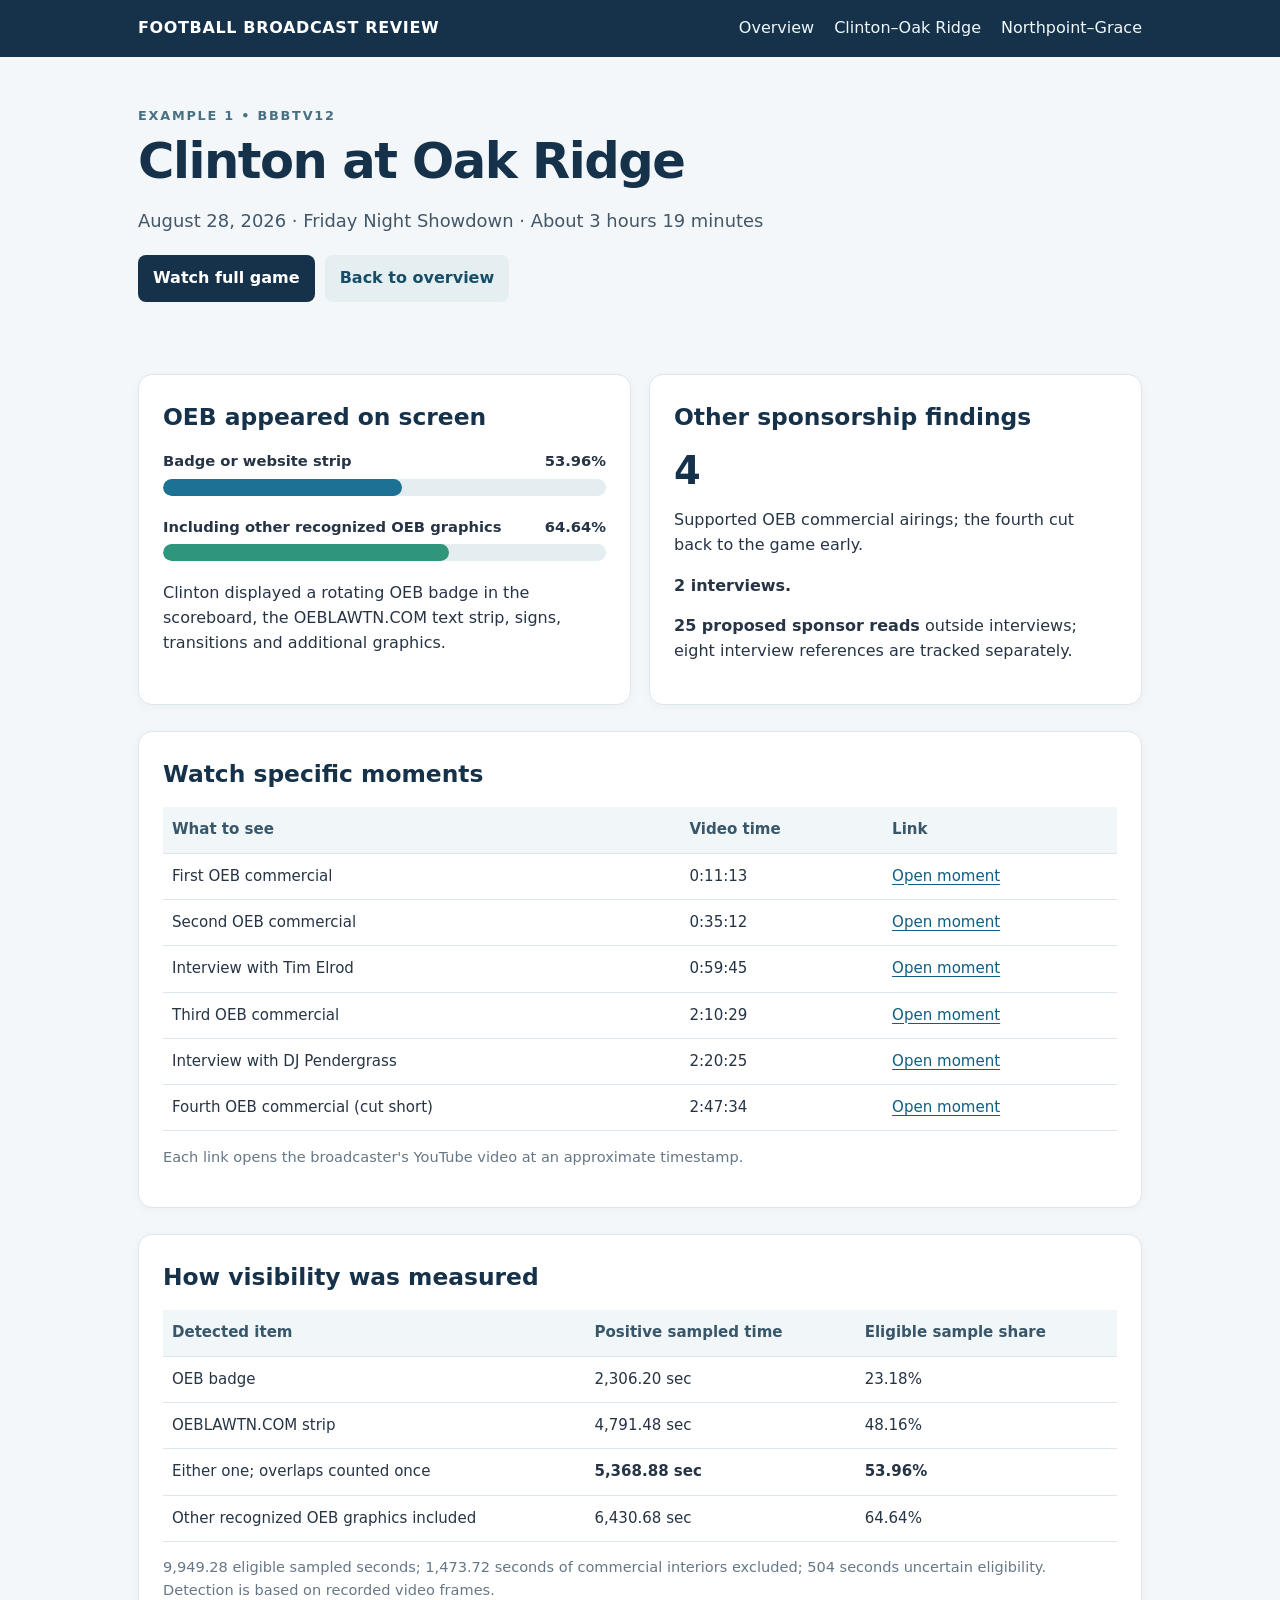
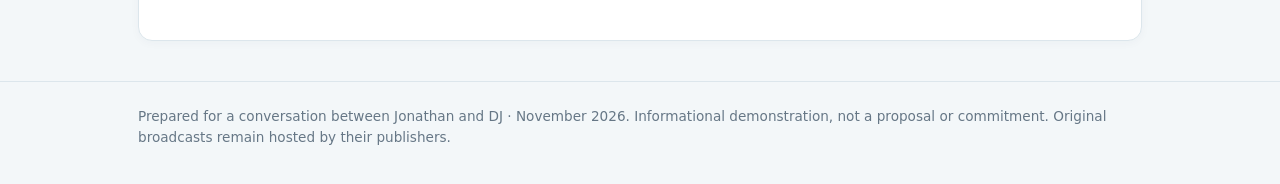
<file: oeb-evidence/clinton.html>
<!doctype html><html lang="en"><head><meta charset="utf-8"><meta name="viewport" content="width=device-width,initial-scale=1"><meta name="description" content="Plain-language examples of OEB Law sponsor visibility in two football broadcasts."><title>Clinton at Oak Ridge | DJ Broadcast Review</title><link rel="stylesheet" href="styles.css"></head><body><header><div class="wrap head"><div class="brand">FOOTBALL BROADCAST REVIEW</div><nav><a href="index.html">Overview</a><a href="clinton.html">Clinton–Oak Ridge</a><a href="northpoint.html">Northpoint–Grace</a></nav></div></header><main class="wrap"><section class="hero"><div class="eyebrow">Example 1 • BBBTV12</div><h1>Clinton at Oak Ridge</h1><p class="lead">August 28, 2026 · Friday Night Showdown · About 3 hours 19 minutes</p><div class="actions"><a class="action" href="https://www.youtube.com/watch?v=sbinwmUuK7o" target="_blank" rel="noopener noreferrer">Watch full game</a><a class="action light" href="index.html">Back to overview</a></div></section><section class="section grid"><div class="panel"><h2>OEB appeared on screen</h2><div class="chart-row"><div class="barlabel"><span>Badge or website strip</span><span>53.96%</span></div><div class="bar "><span style="width:53.96%"></span></div></div><div class="chart-row"><div class="barlabel"><span>Including other recognized OEB graphics</span><span>64.64%</span></div><div class="bar alt"><span style="width:64.64%"></span></div></div><p>Clinton displayed a rotating OEB badge in the scoreboard, the OEBLAWTN.COM text strip, signs, transitions and additional graphics.</p></div><div class="panel"><h2>Other sponsorship findings</h2><div class="kpi">4</div><p>Supported OEB commercial airings; the fourth cut back to the game early.</p><p><b>2 interviews.</b></p><p><b>25 proposed sponsor reads</b> outside interviews; eight interview references are tracked separately.</p></div></section><section class="section panel"><h2>Watch specific moments</h2><div class="table-wrap"><table><thead><tr><th>What to see</th><th>Video time</th><th>Link</th></tr></thead><tbody><tr><td>First OEB commercial</td><td>0:11:13</td><td><a href="https://www.youtube.com/watch?v=sbinwmUuK7o&t=673s" target="_blank" rel="noopener noreferrer">Open moment</a></td></tr><tr><td>Second OEB commercial</td><td>0:35:12</td><td><a href="https://www.youtube.com/watch?v=sbinwmUuK7o&t=2112s" target="_blank" rel="noopener noreferrer">Open moment</a></td></tr><tr><td>Interview with Tim Elrod</td><td>0:59:45</td><td><a href="https://www.youtube.com/watch?v=sbinwmUuK7o&t=3585s" target="_blank" rel="noopener noreferrer">Open moment</a></td></tr><tr><td>Third OEB commercial</td><td>2:10:29</td><td><a href="https://www.youtube.com/watch?v=sbinwmUuK7o&t=7829s" target="_blank" rel="noopener noreferrer">Open moment</a></td></tr><tr><td>Interview with DJ Pendergrass</td><td>2:20:25</td><td><a href="https://www.youtube.com/watch?v=sbinwmUuK7o&t=8425s" target="_blank" rel="noopener noreferrer">Open moment</a></td></tr><tr><td>Fourth OEB commercial (cut short)</td><td>2:47:34</td><td><a href="https://www.youtube.com/watch?v=sbinwmUuK7o&t=10054s" target="_blank" rel="noopener noreferrer">Open moment</a></td></tr></tbody></table></div><p class="small">Each link opens the broadcaster's YouTube video at an approximate timestamp.</p></section><section class="section panel"><h2>How visibility was measured</h2><div class="table-wrap"><table><tr><th>Detected item</th><th>Positive sampled time</th><th>Eligible sample share</th></tr><tr><td>OEB badge</td><td>2,306.20 sec</td><td>23.18%</td></tr><tr><td>OEBLAWTN.COM strip</td><td>4,791.48 sec</td><td>48.16%</td></tr><tr><td>Either one; overlaps counted once</td><td><b>5,368.88 sec</b></td><td><b>53.96%</b></td></tr><tr><td>Other recognized OEB graphics included</td><td>6,430.68 sec</td><td>64.64%</td></tr></table></div><p class="small">9,949.28 eligible sampled seconds; 1,473.72 seconds of commercial interiors excluded; 504 seconds uncertain eligibility. Detection is based on recorded video frames.</p></section></main><footer><div class="wrap">Prepared for a conversation between Jonathan and DJ · November 2026. Informational demonstration, not a proposal or commitment. Original broadcasts remain hosted by their publishers.</div></footer></body></html>
</file>
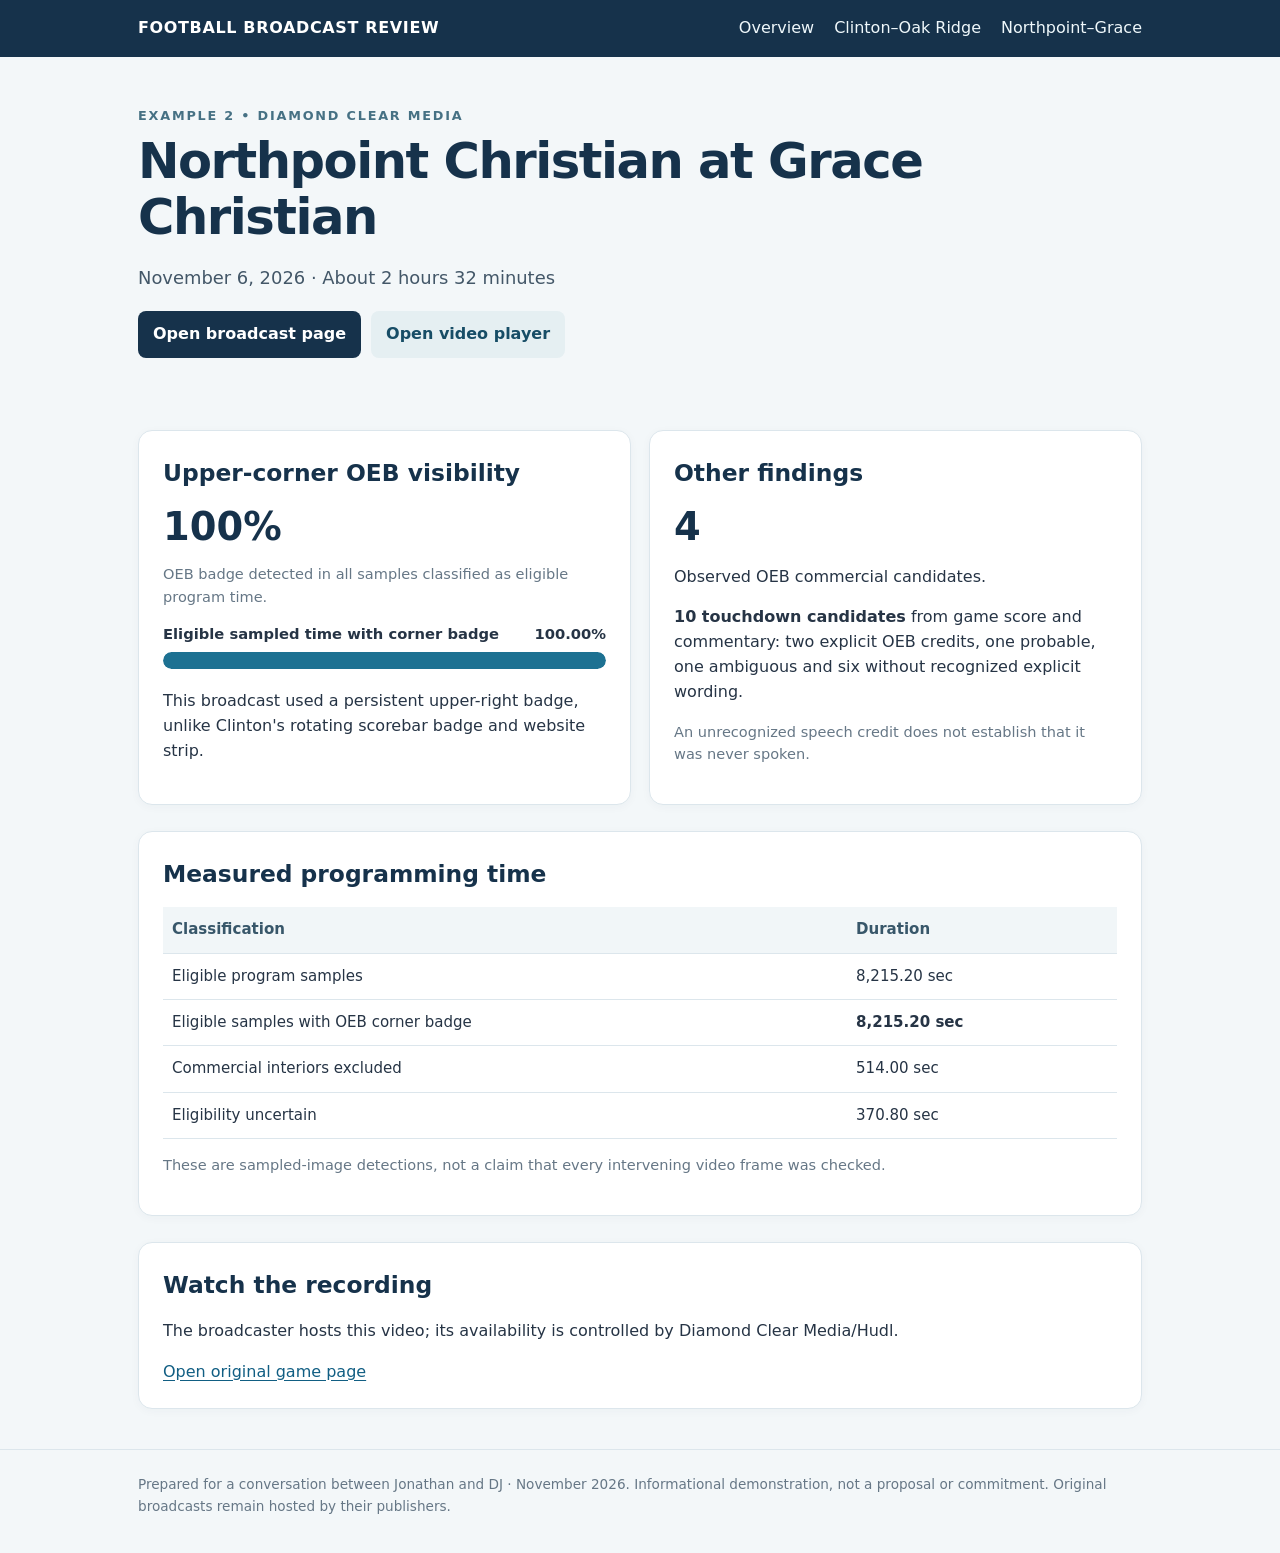
<file: oeb-evidence/northpoint.html>
<!doctype html><html lang="en"><head><meta charset="utf-8"><meta name="viewport" content="width=device-width,initial-scale=1"><meta name="description" content="Plain-language examples of OEB Law sponsor visibility in two football broadcasts."><title>Northpoint at Grace | DJ Broadcast Review</title><link rel="stylesheet" href="styles.css"></head><body><header><div class="wrap head"><div class="brand">FOOTBALL BROADCAST REVIEW</div><nav><a href="index.html">Overview</a><a href="clinton.html">Clinton–Oak Ridge</a><a href="northpoint.html">Northpoint–Grace</a></nav></div></header><main class="wrap"><section class="hero"><div class="eyebrow">Example 2 • Diamond Clear Media</div><h1>Northpoint Christian at Grace Christian</h1><p class="lead">November 6, 2026 · About 2 hours 32 minutes</p><div class="actions"><a class="action" href="https://www.diamondclearmedia.com/?B=4772252" target="_blank" rel="noopener noreferrer">Open broadcast page</a><a class="action light" href="https://vcloud.hudl.com/broadcast/embed/4772252?windowed=true" target="_blank" rel="noopener noreferrer">Open video player</a></div></section><section class="section grid"><div class="panel"><h2>Upper-corner OEB visibility</h2><div class="kpi">100%</div><p class="kpi-sub">OEB badge detected in all samples classified as eligible program time.</p><div class="chart-row"><div class="barlabel"><span>Eligible sampled time with corner badge</span><span>100.00%</span></div><div class="bar "><span style="width:100.00%"></span></div></div><p>This broadcast used a persistent upper-right badge, unlike Clinton's rotating scorebar badge and website strip.</p></div><div class="panel"><h2>Other findings</h2><div class="kpi">4</div><p>Observed OEB commercial candidates.</p><p><b>10 touchdown candidates</b> from game score and commentary: two explicit OEB credits, one probable, one ambiguous and six without recognized explicit wording.</p><p class="small">An unrecognized speech credit does not establish that it was never spoken.</p></div></section><section class="section panel"><h2>Measured programming time</h2><table><tr><th>Classification</th><th>Duration</th></tr><tr><td>Eligible program samples</td><td>8,215.20 sec</td></tr><tr><td>Eligible samples with OEB corner badge</td><td><b>8,215.20 sec</b></td></tr><tr><td>Commercial interiors excluded</td><td>514.00 sec</td></tr><tr><td>Eligibility uncertain</td><td>370.80 sec</td></tr></table><p class="small">These are sampled-image detections, not a claim that every intervening video frame was checked.</p></section><section class="section panel"><h2>Watch the recording</h2><p>The broadcaster hosts this video; its availability is controlled by Diamond Clear Media/Hudl.</p><a href="https://www.diamondclearmedia.com/?B=4772252" target="_blank" rel="noopener noreferrer">Open original game page</a></section></main><footer><div class="wrap">Prepared for a conversation between Jonathan and DJ · November 2026. Informational demonstration, not a proposal or commitment. Original broadcasts remain hosted by their publishers.</div></footer></body></html>
</file>
<file: styles.css>
@import url('https://fonts.googleapis.com/css2?family=Space+Grotesk:wght@500;600;700&family=Inter:wght@400;500;600;700&family=IBM+Plex+Mono:wght@500;600&display=swap');

:root{color-scheme:dark;--ink:#050c11;--text:#eef5f3;--soft:#93a8ac;--paper:#0b1922;--bright:#0f232d;--teal:#1fb5a8;--teal-deep:#5fe4d5;--line:rgba(255,255,255,.12);--night:#050d13;--font-display:"Space Grotesk",Arial,Helvetica,sans-serif;--font-body:"Inter",Arial,Helvetica,sans-serif;--font-mono:"IBM Plex Mono","SFMono-Regular",Consolas,monospace}
*{box-sizing:border-box}
html{scroll-behavior:smooth}
body{margin:0;background:var(--paper);color:var(--text);font-family:var(--font-body)}
body.menu-open{overflow:hidden}
a{color:inherit;text-decoration:none}
a:focus-visible,button:focus-visible{outline:2px solid var(--teal);outline-offset:3px;border-radius:2px}
h1,h2,h3{font-family:var(--font-display)}

/* nav */
.site-nav{position:sticky;top:0;z-index:20;display:grid;grid-template-columns:1fr auto 1fr;align-items:center;gap:28px;min-height:76px;padding:12px clamp(20px,5vw,76px);background:rgba(11,25,34,.88);border-bottom:1px solid var(--line);backdrop-filter:blur(14px)}
.brand{display:flex;align-items:center;gap:12px;font-family:var(--font-display);font-weight:700;letter-spacing:-.02em}
.brand-mark{display:grid;place-items:center;width:38px;height:38px;color:var(--night);background:var(--teal-deep);border-radius:50%;font:700 13px/1 var(--font-mono)}
.nav-links{display:flex;gap:30px;color:var(--soft);font-size:14px;font-weight:500}
.nav-links a,.mobile-menu a{position:relative}
.nav-links a::after{content:"";position:absolute;left:0;right:100%;bottom:-4px;height:1px;background:var(--teal-deep);transition:right .25s ease}
.nav-links a:hover::after{right:0}
.nav-links a:hover,.text-link:hover,.project-link:hover{color:var(--teal-deep)}
.nav-actions{display:flex;align-items:center;gap:14px;justify-self:end}
.button{display:inline-flex;align-items:center;justify-content:center;gap:14px;min-height:50px;padding:0 22px;color:var(--night);background:var(--teal-deep);border:1px solid var(--teal-deep);border-radius:999px;font-weight:700;transition:transform .2s,background .2s,border-color .2s,box-shadow .2s}
.button:hover{transform:translateY(-2px);background:var(--teal);border-color:var(--teal);box-shadow:0 14px 26px -14px rgba(31,181,168,.55)}
.button-small{min-height:42px;padding:0 19px;font-size:14px}
.text-link{display:inline-flex;gap:8px;align-items:center;font-weight:700;border-bottom:1px solid currentColor;padding-bottom:4px}

.menu-toggle{display:none;flex-direction:column;justify-content:center;align-items:center;gap:5px;width:42px;height:42px;padding:0;background:transparent;border:1px solid var(--line);border-radius:10px;cursor:pointer}
.menu-toggle span{display:block;width:18px;height:2px;background:var(--text);transition:transform .25s ease,opacity .2s ease}
.menu-toggle.is-active span:nth-child(1){transform:translateY(7px) rotate(45deg)}
.menu-toggle.is-active span:nth-child(2){opacity:0}
.menu-toggle.is-active span:nth-child(3){transform:translateY(-7px) rotate(-45deg)}

.mobile-menu{position:fixed;inset:0;z-index:30;display:flex;flex-direction:column;gap:6px;padding:100px 28px 40px;background:var(--night);color:#eaf3f1;transform:translateY(-100%);opacity:0;transition:transform .35s ease,opacity .35s ease;overflow-y:auto;visibility:hidden}
.mobile-menu.is-open{transform:translateY(0);opacity:1;visibility:visible}
.mobile-menu a{font:600 24px/1.3 var(--font-display);padding:16px 0;border-bottom:1px solid #1c333c}
.mobile-menu .button{margin-top:20px;align-self:flex-start}

/* hero */
.hero{position:relative;overflow:hidden;display:grid;grid-template-columns:minmax(0,1fr) minmax(280px,370px);gap:clamp(48px,8vw,120px);align-items:end;min-height:720px;padding:clamp(84px,10vw,150px) clamp(20px,7vw,110px) clamp(70px,8vw,120px);background:var(--bright);border-bottom:1px solid var(--line)}
.hero-canvas{position:absolute;inset:0;opacity:.85;pointer-events:none;mask-image:linear-gradient(to bottom right,#000,transparent 78%)}
.hero-content,.hero-card{position:relative;z-index:1}
.eyebrow{display:flex;align-items:center;gap:10px;margin:0 0 30px;color:var(--teal-deep);font:600 12px/1.4 var(--font-mono);letter-spacing:.12em;text-transform:uppercase}
.status-dot{width:8px;height:8px;background:var(--teal);border-radius:50%;box-shadow:0 0 0 5px rgba(11,143,135,.12);animation:pulse 2.4s ease-in-out infinite}
@keyframes pulse{0%,100%{box-shadow:0 0 0 5px rgba(11,143,135,.12)}50%{box-shadow:0 0 0 8px rgba(11,143,135,.05)}}
.hero h1{max-width:900px;margin:0;font-size:clamp(48px,6.8vw,100px);line-height:.96;letter-spacing:-.045em;font-weight:600}
.hero h1 span{background:linear-gradient(100deg,var(--teal-deep),var(--teal) 35%,#4fe0d2 55%,var(--teal-deep) 80%);background-size:300% 100%;-webkit-background-clip:text;background-clip:text;color:transparent;animation:shimmer 7s ease-in-out infinite}
@keyframes shimmer{0%,100%{background-position:0% 50%}50%{background-position:100% 50%}}
.hero-copy{max-width:720px;margin:34px 0 0;color:var(--soft);font-size:clamp(18px,2vw,24px);line-height:1.55}
.hero-actions{display:flex;align-items:center;gap:28px;margin-top:38px;flex-wrap:wrap}
.hero-card{position:relative;padding:30px;background:var(--night);color:#eaf3f1;border:1px solid rgba(255,255,255,.07);border-radius:8px;box-shadow:20px 20px 0 rgba(11,143,135,.14)}
.hero-card::before{content:"";position:absolute;inset:-40px -40px auto auto;top:-60px;right:-60px;width:220px;height:220px;background:radial-gradient(circle,rgba(11,143,135,.35),transparent 70%);filter:blur(4px);z-index:-1}
.card-kicker{margin:0 0 28px;color:#74d8cf;font:600 11px/1.4 var(--font-mono);letter-spacing:.15em;text-transform:uppercase}
.hero-card-title{margin:0 0 18px;font-family:var(--font-display);font-size:26px;line-height:1.15;font-weight:600}
.hero-card>p:not(.card-kicker):not(.hero-card-title){color:#adc2c4;line-height:1.65}
.availability{margin-top:32px;padding-top:22px;border-top:1px solid #28404a}
.availability span{display:block;color:#74d8cf;margin-bottom:8px;font:600 10px/1.4 var(--font-mono);letter-spacing:.15em;text-transform:uppercase}
.availability strong{font-size:14px;line-height:1.5}

/* impact */
.impact{display:grid;grid-template-columns:repeat(4,1fr);padding:0 clamp(20px,7vw,110px);background:var(--ink);color:#fff}
.impact-item{display:flex;flex-direction:column;gap:9px;min-height:170px;padding:38px clamp(18px,3vw,42px);border-right:1px solid #2a3a44}
.impact-item:first-child{border-left:1px solid #2a3a44}
.impact-item strong{font-family:var(--font-display);color:#7ce1d8;font-size:clamp(32px,4vw,52px);letter-spacing:-.03em;font-weight:600}
.impact-item span{color:#c5d0d3;font-size:13px;line-height:1.45}

/* generic section */
.section{display:grid;grid-template-columns:minmax(130px,.32fr) 1fr;gap:clamp(36px,8vw,120px);padding:clamp(80px,10vw,150px) clamp(20px,7vw,110px);border-bottom:1px solid var(--line)}
.section-label{color:var(--teal-deep);font:600 11px/1.4 var(--font-mono);letter-spacing:.14em;text-transform:uppercase}
.section h2,.projects-section h2{margin:0;font-size:clamp(38px,5vw,70px);line-height:1.05;letter-spacing:-.04em;font-weight:600}
.intro-copy h2{max-width:900px}
.two-column-copy{display:grid;grid-template-columns:1fr 1fr;gap:48px;max-width:1040px;margin-top:50px}
.two-column-copy p{margin:0;color:var(--soft);font-size:18px;line-height:1.75}

/* projects */
.projects-section{padding:clamp(80px,10vw,150px) clamp(20px,7vw,110px);background:var(--paper);border-bottom:1px solid var(--line)}
.section-heading{display:flex;align-items:end;justify-content:space-between;gap:40px}
.section-heading h2{margin-top:18px}
.section-heading>p{max-width:470px;margin:0;color:var(--soft);line-height:1.65}
.project-grid{display:grid;grid-template-columns:repeat(2,1fr);margin-top:70px;border-top:1px solid var(--line);border-left:1px solid var(--line)}
.project-card{position:relative;display:flex;flex-direction:column;min-height:580px;padding:clamp(28px,4vw,54px);background:rgba(255,255,255,.03);border-right:1px solid var(--line);border-bottom:1px solid var(--line);transition:transform .35s ease,box-shadow .35s ease,background .35s ease}
.project-card::before{content:"";position:absolute;inset:0;background:radial-gradient(360px circle at var(--mx,50%) var(--my,15%),rgba(31,181,168,.18),transparent 68%);opacity:0;transition:opacity .35s ease;pointer-events:none}
.project-card:hover{transform:translateY(-5px);background:rgba(255,255,255,.06);box-shadow:0 28px 54px -30px rgba(31,181,168,.4)}
.project-card:hover::before{opacity:1}
.project-topline{display:flex;justify-content:space-between;color:var(--teal-deep);font:600 10px/1.4 var(--font-mono);letter-spacing:.12em;text-transform:uppercase}
.project-visual{display:grid;place-items:center;width:60px;height:60px;margin-top:26px;color:var(--teal-deep);background:rgba(31,181,168,.10);border:1px solid rgba(31,181,168,.22);border-radius:14px;transition:background .3s ease,transform .3s ease}
.project-card:hover .project-visual{background:rgba(31,181,168,.18);transform:scale(1.04)}
.project-visual svg{width:32px;height:32px;display:block}
.project-card h3{margin:22px 0 20px;font-size:clamp(28px,3vw,44px);line-height:1.05;letter-spacing:-.03em;font-weight:600}
.project-summary{min-height:96px;margin:0;color:var(--soft);font-size:17px;line-height:1.6}
.project-card ul{margin:30px 0;padding:24px 0 0 20px;border-top:1px solid var(--line)}
.project-card li{margin-bottom:10px;padding-left:6px;color:var(--soft);line-height:1.5}
.project-card li::marker{color:var(--teal)}
.stack{margin:auto 0 24px;color:var(--soft);font:600 12px/1.6 var(--font-mono)}
.project-link,.project-private{align-self:flex-start;font-weight:700;font-size:14px}
.project-link{border-bottom:1px solid currentColor;padding-bottom:4px;transition:transform .2s ease}
.project-link:hover{transform:translateX(3px)}
.project-private{color:var(--teal-deep)}

/* experience */
.experience-section{background:var(--bright)}
.experience-content{display:grid;grid-template-columns:minmax(260px,.7fr) 1.3fr;gap:clamp(50px,8vw,120px)}
.experience-heading{position:sticky;top:120px;align-self:start}
.experience-heading h2{margin-bottom:36px}
.timeline{border-top:1px solid var(--line)}
.role{position:relative;padding:34px 0 40px 32px;border-bottom:1px solid var(--line)}
.role::before{content:"";position:absolute;left:0;top:42px;width:9px;height:9px;background:var(--teal);border-radius:50%;box-shadow:0 0 0 4px rgba(11,143,135,.14)}
.role::after{content:"";position:absolute;left:4px;top:52px;bottom:-1px;width:1px;background:var(--line)}
.role:last-child::after{display:none}
.role-meta{display:flex;justify-content:space-between;gap:20px;color:var(--teal-deep);font:600 11px/1.4 var(--font-mono);letter-spacing:.1em;text-transform:uppercase}
.role h3{margin:20px 0 12px;font-size:25px;letter-spacing:-.02em;font-weight:600}
.role p{margin:0;color:var(--soft);line-height:1.65}

/* capabilities */
.capabilities-section{background:var(--paper)}
.capabilities-content>h2{max-width:850px}
.capability-list{margin-top:64px;border-top:1px solid var(--line)}
.capability{display:grid;grid-template-columns:44px 1fr;gap:20px;align-items:start;padding:25px 0;border-bottom:1px solid var(--line)}
.capability-icon{display:grid;place-items:center;width:44px;height:44px;color:var(--teal-deep);background:rgba(31,181,168,.12);border-radius:10px}
.capability-icon svg{width:22px;height:22px;display:block}
.capability h3{margin:0 0 6px;font-size:17px;font-weight:600}
.capability p{margin:0;color:var(--soft);line-height:1.55}
.credentials{display:flex;flex-wrap:wrap;gap:10px;margin-top:38px}
.credentials span{padding:10px 14px;border:1px solid rgba(255,255,255,.2);border-radius:999px;font:600 11px/1 var(--font-mono);transition:border-color .2s ease,color .2s ease}
.credentials span:hover{border-color:var(--teal-deep);color:var(--teal-deep)}

/* contact */
.contact{padding:clamp(90px,12vw,170px) clamp(20px,10vw,150px);background:var(--night);color:#fff}
.contact .eyebrow{color:#74d8cf}
.contact h2{max-width:1050px;margin:0;font-size:clamp(42px,6.5vw,92px);line-height:1.02;letter-spacing:-.04em;font-weight:600}
.contact>p:not(.eyebrow){max-width:720px;margin:34px 0 0;color:#b8c7ca;font-size:19px;line-height:1.65}
.contact-actions{display:flex;flex-wrap:wrap;gap:12px;margin-top:46px}
.button-light{color:var(--night);background:#78ddd4;border-color:#78ddd4}
.button-light:hover{transform:translateY(-2px);box-shadow:0 14px 26px -14px rgba(120,221,212,.55)}
.button-outline{background:transparent;border-color:#45606b}
.button-outline:hover{background:rgba(255,255,255,.06)}

footer{display:flex;justify-content:space-between;gap:20px;padding:28px clamp(20px,7vw,110px);background:#041016;color:#869ba2;font:600 10px/1.4 var(--font-mono);letter-spacing:.08em;text-transform:uppercase}

/* scroll reveal */
.reveal{opacity:0;transform:translateY(28px);transition:opacity .7s cubic-bezier(.16,1,.3,1),transform .7s cubic-bezier(.16,1,.3,1)}
.reveal.is-visible{opacity:1;transform:none}
.project-grid .reveal:nth-child(2){transition-delay:.05s}
.project-grid .reveal:nth-child(3){transition-delay:.1s}
.project-grid .reveal:nth-child(4){transition-delay:.15s}
.project-grid .reveal:nth-child(5){transition-delay:.2s}
.project-grid .reveal:nth-child(6){transition-delay:.25s}
.impact .reveal:nth-child(2){transition-delay:.05s}
.impact .reveal:nth-child(3){transition-delay:.1s}
.impact .reveal:nth-child(4){transition-delay:.15s}

@media(max-width:980px){
  .nav-links{display:none}
  .menu-toggle{display:flex}
  .hero{grid-template-columns:1fr;min-height:auto}
  .hero-card{max-width:520px}
  .impact{grid-template-columns:repeat(2,1fr)}
  .impact-item:nth-child(3){border-left:1px solid #2a3a44}
  .section{grid-template-columns:1fr}
  .section-heading{align-items:start;flex-direction:column}
  .experience-content{grid-template-columns:1fr}
  .experience-heading{position:static}
}
@media(min-width:981px){.mobile-menu{display:none}}
@media(max-width:700px){
  .site-nav{min-height:66px}
  .brand>span:last-child{display:none}
  .nav-actions .button-small{padding:0 15px;font-size:13px}
  .hero{padding-top:74px}
  .hero h1{font-size:clamp(43px,13vw,64px)}
  .hero-actions{align-items:flex-start;flex-direction:column}
  .impact{grid-template-columns:1fr 1fr}
  .impact-item{min-height:145px;padding:28px 18px}
  .impact-item strong{font-size:34px}
  .two-column-copy,.project-grid{grid-template-columns:1fr}
  .project-card{min-height:auto}
  .project-summary{min-height:auto}
  .project-card ul{margin-bottom:40px}
  .contact-actions{align-items:stretch;flex-direction:column}
  footer{flex-direction:column}
}
@media(prefers-reduced-motion:reduce){
  html{scroll-behavior:auto}
  *,::before,::after{transition:none!important;animation:none!important}
  .reveal{opacity:1;transform:none}
}
</file>
<file: oeb-evidence/styles.css>
:root{--navy:#16324b;--blue:#277c9d;--ink:#263445;--muted:#667786;--line:#dce6ec;--paper:#fff;--bg:#f3f7f9;--green:#17745b}*{box-sizing:border-box}body{margin:0;background:var(--bg);font-family:system-ui,-apple-system,'Segoe UI',Arial,sans-serif;color:var(--ink);line-height:1.55}a{color:#115e83;text-underline-offset:3px}.wrap{max-width:1050px;margin:auto;padding:0 23px}header{background:var(--navy);color:#fff;padding:16px 0}.head{display:flex;justify-content:space-between;align-items:center;gap:18px;flex-wrap:wrap}.brand{font-weight:750;letter-spacing:.04em}nav a{color:#eff8fb;text-decoration:none;margin-left:20px}.hero{padding:49px 0 30px}.eyebrow{text-transform:uppercase;letter-spacing:.14em;color:#467184;font-weight:750;font-size:.8rem}h1{font-size:clamp(2rem,4vw,3.1rem);letter-spacing:-.03em;color:var(--navy);margin:7px 0 15px;line-height:1.14}h2{color:var(--navy);font-size:1.46rem;margin:0 0 15px}h3{font-size:1.1rem;color:var(--navy);margin:0 0 10px}.lead{max-width:810px;font-size:1.12rem;color:#435768}.section{margin:22px 0 26px}.panel{background:white;border:1px solid var(--line);border-radius:14px;padding:24px;box-shadow:0 2px 10px #18304709}.grid{display:grid;grid-template-columns:repeat(2,minmax(0,1fr));gap:18px}.kpi{font-size:2.4rem;font-weight:800;color:var(--navy);line-height:1.1}.kpi-sub,.small{font-size:.91rem;color:var(--muted)}.pill{font-size:.79rem;font-weight:700;border:1px solid #b8d3db;background:#eef7fa;border-radius:20px;padding:5px 10px;display:inline-block;color:#235a6e}.actions{display:flex;flex-wrap:wrap;gap:10px;margin:20px 0}.action{background:var(--navy);border-radius:8px;color:white;text-decoration:none;padding:11px 15px;font-weight:650}.action.light{background:#e5eff2;color:#174d66}.chart-row{margin:15px 0 20px}.barlabel{display:flex;justify-content:space-between;gap:12px;font-weight:600;font-size:.92rem;margin-bottom:6px}.bar{height:17px;background:#e4edf0;overflow:hidden;border-radius:20px}.bar span{background:#1d7192;display:block;height:100%;border-radius:20px}.bar.alt span{background:#2f967b}.notice{background:#f2f8fa;border-left:4px solid #4c8da2;padding:13px 16px;border-radius:4px;margin:16px 0}table{border-collapse:collapse;width:100%;font-size:.94rem}th,td{text-align:left;border-bottom:1px solid var(--line);padding:11px 9px;vertical-align:top}th{color:#38576a;background:#f1f6f8}.table-wrap{overflow-x:auto}.decision{padding:13px 0;border-bottom:1px solid var(--line)}.decision:last-child{border-bottom:0}footer{margin-top:40px;border-top:1px solid var(--line);padding:24px 0 36px;font-size:.85rem;color:var(--muted)}@media(max-width:720px){.grid{grid-template-columns:1fr}nav a{margin:0 14px 0 0}.panel{padding:18px}.hero{padding-top:29px}.kpi{font-size:2.1rem}}@media print{header,.actions,nav{display:none!important}body{background:#fff}.panel{box-shadow:none;break-inside:avoid}}
</file>
<file: qr.css>
.qr-page{min-height:100vh;background:var(--night);color:#fff}.qr-shell{display:grid;grid-template-columns:minmax(280px,560px) minmax(280px,520px);gap:clamp(40px,8vw,110px);align-items:center;min-height:100vh;padding:clamp(32px,7vw,100px)}.qr-card{padding:clamp(24px,4vw,46px);background:#fff;border-radius:8px;box-shadow:24px 24px 0 rgba(120,221,212,.16)}.qr-card img{display:block;width:100%;height:auto}.qr-copy h1{margin:0;font-size:clamp(44px,7vw,86px);line-height:.98;letter-spacing:-.06em}.qr-copy>p:not(.eyebrow){max-width:520px;color:#b8c7ca;font-size:19px;line-height:1.65}.qr-copy .contact-actions{margin-top:34px}.qr-url{margin-top:22px;color:#78ddd4;font:700 13px/1.5 monospace;word-break:break-all}@media(max-width:800px){.qr-shell{grid-template-columns:1fr}.qr-card{max-width:520px}.qr-copy{order:-1}}
</file>
